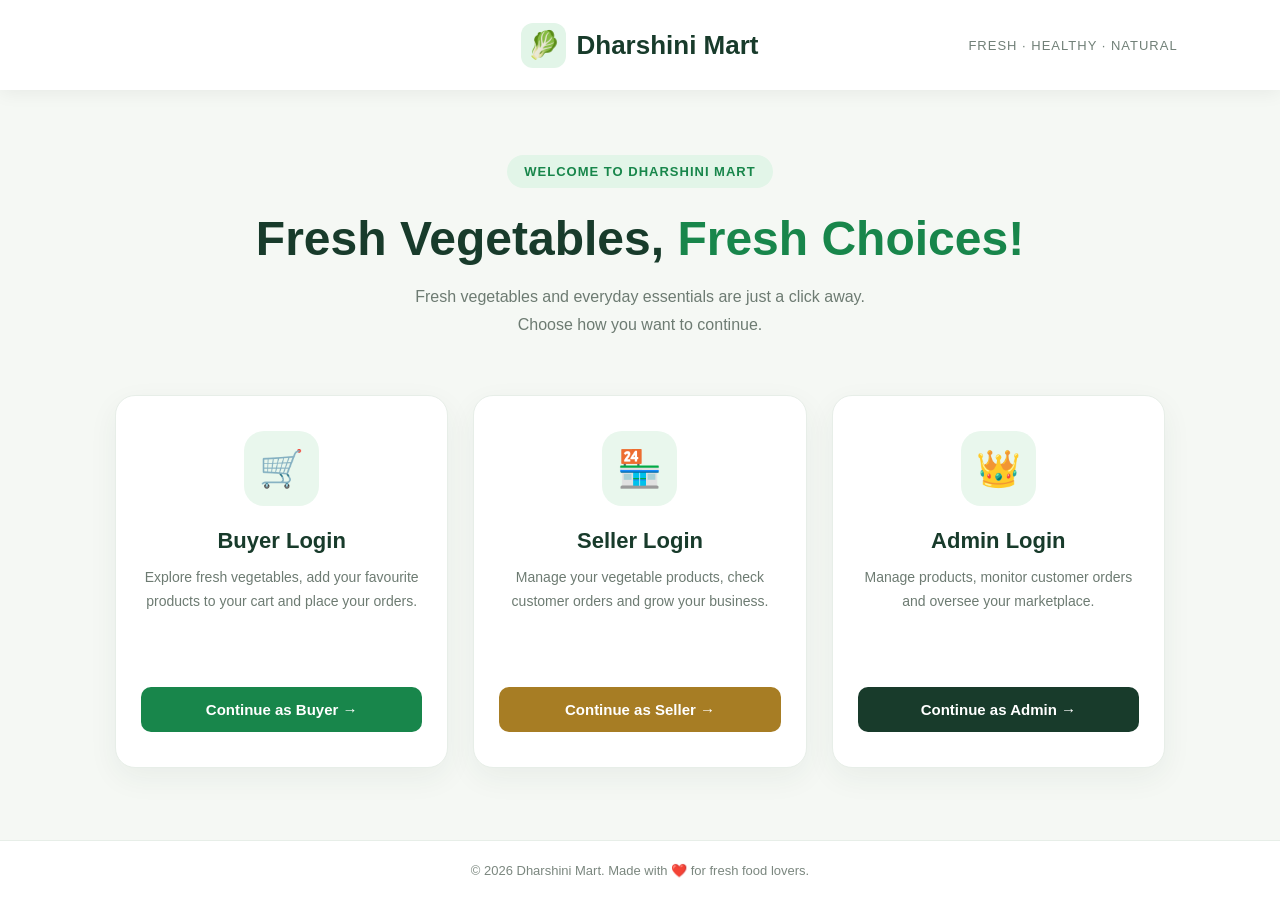
<file: index.html>
<!DOCTYPE html>
<html lang="en">
<head>
    <meta charset="UTF-8">
    <meta name="viewport" content="width=device-width, initial-scale=1.0">

    <title>Dharshini Mart | Welcome</title>

    <style>
        /* RESET */
        * {
            margin: 0;
            padding: 0;
            box-sizing: border-box;
            font-family: Arial, Helvetica, sans-serif;
        }

        body {
            min-height: 100vh;
            display: flex;
            flex-direction: column;
            background-color: #f5f8f4;
            color: #183b2b;
        }

        a {
            text-decoration: none;
        }

        /* HEADER */
        header {
            width: 100%;
            min-height: 90px;
            padding: 20px 8%;
            display: flex;
            justify-content: center;
            align-items: center;
            position: relative;
            background-color: #ffffff;
            box-shadow: 0 3px 18px rgba(0, 0, 0, 0.06);
        }

        /* LOGO */
        .logo {
            display: flex;
            justify-content: center;
            align-items: center;
            gap: 10px;
            font-size: 26px;
            font-weight: bold;
            color: #18864b;
        }

        .logo-icon {
            width: 45px;
            height: 45px;
            display: flex;
            justify-content: center;
            align-items: center;
            background-color: #e2f5e8;
            border-radius: 12px;
            font-size: 27px;
        }

        .logo-text {
            color: #183b2b;
        }

        .tagline {
            position: absolute;
            right: 8%;
            font-size: 13px;
            color: #718078;
            letter-spacing: 1px;
        }

        /* MAIN CONTENT */
        main {
            flex: 1;
        }

        /* HERO SECTION */
        .hero {
            text-align: center;
            padding: 65px 20px 35px;
        }

        .welcome-label {
            display: inline-block;
            padding: 9px 17px;
            border-radius: 25px;
            background-color: #e2f5e8;
            color: #18864b;
            font-size: 13px;
            font-weight: bold;
            letter-spacing: 1px;
        }

        .hero h1 {
            margin: 22px 0 15px;
            font-size: clamp(32px, 5vw, 48px);
            line-height: 1.2;
            color: #183b2b;
        }

        .hero h1 span {
            color: #18864b;
        }

        .hero p {
            color: #6d7b72;
            font-size: 16px;
            line-height: 1.8;
        }

        /* LOGIN CARDS */
        .cards {
            width: 90%;
            max-width: 1050px;
            margin: 20px auto 65px;
            display: grid;
            grid-template-columns: repeat(3, minmax(0, 1fr));
            gap: 25px;
        }

        .card {
            background-color: #ffffff;
            padding: 35px 25px;
            border-radius: 20px;
            text-align: center;
            border: 1px solid #e7eee8;
            box-shadow: 0 10px 30px rgba(30, 70, 45, 0.06);
            transition: transform 0.25s ease,
                        box-shadow 0.25s ease;
        }

        .card:hover {
            transform: translateY(-7px);
            box-shadow: 0 15px 35px rgba(30, 70, 45, 0.12);
        }

        /* CARD ICONS */
        .icon {
            width: 75px;
            height: 75px;
            margin: 0 auto 22px;
            display: flex;
            justify-content: center;
            align-items: center;
            border-radius: 20px;
            background-color: #e9f7ed;
            font-size: 36px;
        }

        .card h2 {
            font-size: 22px;
            margin-bottom: 12px;
            color: #183b2b;
        }

        .card p {
            color: #6d7b72;
            font-size: 14px;
            line-height: 1.7;
            min-height: 96px;
            margin-bottom: 25px;
        }

        /* BUTTONS */
        .button {
            display: block;
            width: 100%;
            padding: 14px 12px;
            background-color: #18864b;
            color: #ffffff;
            border-radius: 10px;
            font-size: 15px;
            font-weight: bold;
            transition: background-color 0.2s ease;
        }

        .button:hover {
            background-color: #12683a;
        }

        /* SELLER BUTTON */
        .seller-button {
            background-color: #a77d24;
        }

        .seller-button:hover {
            background-color: #87631c;
        }

        /* ADMIN BUTTON */
        .admin-button {
            background-color: #183b2b;
        }

        .admin-button:hover {
            background-color: #0f291c;
        }

        /* FOOTER */
        footer {
            padding: 22px;
            text-align: center;
            color: #7b877f;
            font-size: 13px;
            background-color: #ffffff;
            border-top: 1px solid #e7eee8;
        }

        /* TABLET RESPONSIVE */
        @media (max-width: 800px) {
            .cards {
                grid-template-columns: 1fr;
                max-width: 420px;
            }

            .hero {
                padding-top: 45px;
            }

            header {
                padding: 20px 5%;
            }

            .tagline {
                display: none;
            }
        }

        /* MOBILE RESPONSIVE */
        @media (max-width: 480px) {
            .logo {
                font-size: 22px;
            }

            .logo-icon {
                width: 40px;
                height: 40px;
                font-size: 23px;
            }

            .hero h1 {
                font-size: 32px;
            }

            .hero p {
                font-size: 14px;
            }

            .card {
                padding: 28px 20px;
            }
        }
    </style>
</head>

<body>

    <!-- HEADER -->
    <header>
        <a href="index.html" class="logo">
            <span class="logo-icon">🥬</span>
            <span class="logo-text">Dharshini Mart</span>
        </a>

        <div class="tagline">
            FRESH · HEALTHY · NATURAL
        </div>
    </header>

    <!-- MAIN CONTENT -->
    <main>

        <!-- WELCOME SECTION -->
        <section class="hero">

            <span class="welcome-label">
                WELCOME TO DHARSHINI MART
            </span>

            <h1>
                Fresh Vegetables,
                <span>Fresh Choices!</span>
            </h1>

            <p>
                Fresh vegetables and everyday essentials are just a click away.
                <br>
                Choose how you want to continue.
            </p>

        </section>

        <!-- LOGIN CARDS -->
        <section class="cards">

            <!-- BUYER CARD -->
            <div class="card">

                <div class="icon">🛒</div>

                <h2>Buyer Login</h2>

                <p>
                    Explore fresh vegetables, add your favourite products
                    to your cart and place your orders.
                </p>

                <a href="login.html" class="button">
                    Continue as Buyer →
                </a>

            </div>

            <!-- SELLER CARD -->
            <div class="card">

                <div class="icon">🏪</div>

                <h2>Seller Login</h2>

                <p>
                    Manage your vegetable products, check customer orders
                    and grow your business.
                </p>

                <a href="seller-login.html" class="button seller-button">
                    Continue as Seller →
                </a>

            </div>

            <!-- ADMIN CARD -->
            <div class="card">

                <div class="icon">👑</div>

                <h2>Admin Login</h2>

                <p>
                    Manage products, monitor customer orders
                    and oversee your marketplace.
                </p>

                <a href="admin-login.html" class="button admin-button">
                    Continue as Admin →
                </a>

            </div>

        </section>

    </main>

    <!-- FOOTER -->
    <footer>
        © 2026 Dharshini Mart. Made with ❤️ for fresh food lovers.
    </footer>

</body>
</html>
</file>
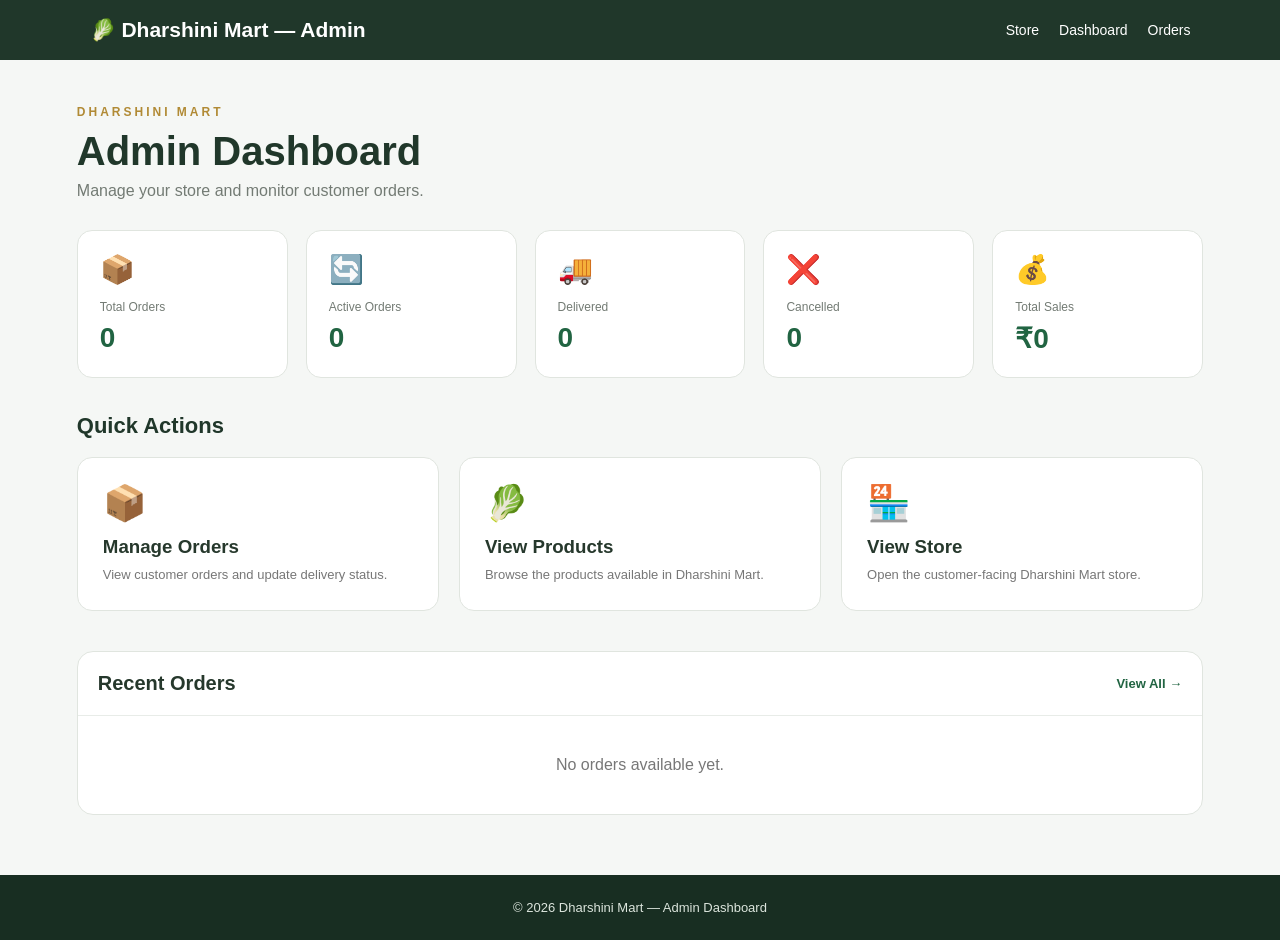
<file: admin-dashboard.html>
<!DOCTYPE html>
<html lang="en">

<head>
    <meta charset="UTF-8">
    <meta name="viewport" content="width=device-width, initial-scale=1.0">

    <title>Dharshini Mart | Admin Dashboard</title>

    <style>

        * {
            margin: 0;
            padding: 0;
            box-sizing: border-box;
        }

        body {
            font-family: Arial, sans-serif;
            background: #f5f7f5;
            color: #26382c;
        }

        /* HEADER */

        header {
            background: #20372a;
            color: white;
            padding: 18px 7%;

            display: flex;
            justify-content: space-between;
            align-items: center;
        }

        .logo {
            font-size: 21px;
            font-weight: bold;
        }

        nav {
            display: flex;
            gap: 20px;
            flex-wrap: wrap;
        }

        nav a {
            color: white;
            text-decoration: none;
            font-size: 14px;
        }

        nav a:hover {
            color: #d9b75d;
        }

        /* MAIN */

        .container {
            width: 88%;
            max-width: 1200px;
            margin: 45px auto;
        }

        .heading {
            margin-bottom: 30px;
        }

        .heading p {
            color: #b18a35;
            font-size: 12px;
            letter-spacing: 3px;
            font-weight: bold;
            margin-bottom: 10px;
        }

        .heading h1 {
            font-size: 40px;
            color: #20372a;
            margin-bottom: 8px;
        }

        .heading span {
            color: #737b74;
        }

        /* STAT CARDS */

        .stats {
            display: grid;
            grid-template-columns: repeat(5, 1fr);
            gap: 18px;
            margin-bottom: 35px;
        }

        .stat-card {
            background: white;
            border: 1px solid #e0e5df;
            border-radius: 15px;
            padding: 22px;
        }

        .stat-icon {
            font-size: 28px;
            margin-bottom: 14px;
        }

        .stat-card p {
            color: #737b74;
            font-size: 12px;
            margin-bottom: 8px;
        }

        .stat-card h2 {
            color: #216442;
            font-size: 28px;
        }

        /* ACTIONS */

        .section-title {
            font-size: 22px;
            color: #20372a;
            margin-bottom: 18px;
        }

        .actions {
            display: grid;
            grid-template-columns: repeat(3, 1fr);
            gap: 20px;
            margin-bottom: 40px;
        }

        .action-card {
            background: white;
            border: 1px solid #e0e5df;
            border-radius: 15px;
            padding: 25px;
            text-decoration: none;
            color: #26382c;
            transition: 0.2s;
        }

        .action-card:hover {
            transform: translateY(-4px);
            box-shadow: 0 8px 20px rgba(0,0,0,0.07);
            border-color: #216442;
        }

        .action-icon {
            font-size: 35px;
            margin-bottom: 12px;
        }

        .action-card h3 {
            margin-bottom: 7px;
        }

        .action-card p {
            color: #777;
            font-size: 13px;
            line-height: 1.5;
        }

        /* RECENT ORDERS */

        .recent {
            background: white;
            border: 1px solid #e0e5df;
            border-radius: 16px;
            overflow: hidden;
        }

        .recent-header {
            padding: 20px;
            border-bottom: 1px solid #e8ece8;

            display: flex;
            justify-content: space-between;
            align-items: center;
        }

        .recent-header h2 {
            font-size: 20px;
        }

        .view-orders {
            color: #216442;
            text-decoration: none;
            font-size: 13px;
            font-weight: bold;
        }

        .order-row {
            padding: 18px 20px;
            border-bottom: 1px solid #edf0ed;

            display: grid;
            grid-template-columns: 1.2fr 1fr 1fr 1fr;
            align-items: center;
            gap: 15px;
        }

        .order-row:last-child {
            border-bottom: none;
        }

        .order-id {
            font-weight: bold;
            color: #20372a;
        }

        .customer {
            color: #5e695f;
            font-size: 13px;
        }

        .amount {
            font-weight: bold;
            color: #216442;
        }

        .status {
            display: inline-block;
            width: fit-content;
            padding: 7px 11px;
            border-radius: 20px;
            font-size: 11px;
            font-weight: bold;
        }

        .placed {
            background: #e8f5e9;
            color: #28713c;
        }

        .preparing {
            background: #e5f0ff;
            color: #245a9c;
        }

        .out {
            background: #fff0d9;
            color: #a36300;
        }

        .delivered {
            background: #dff6e7;
            color: #16713b;
        }

        .cancelled {
            background: #ffe4e4;
            color: #b52b2b;
        }

        /* EMPTY */

        .empty {
            padding: 40px;
            text-align: center;
            color: #777;
        }

        /* FOOTER */

        footer {
            margin-top: 60px;
            background: #182e22;
            color: #dce5dd;
            text-align: center;
            padding: 25px;
            font-size: 13px;
        }

        /* MOBILE */

        @media (max-width: 1000px) {

            .stats {
                grid-template-columns: repeat(3, 1fr);
            }

            .actions {
                grid-template-columns: repeat(2, 1fr);
            }

        }

        @media (max-width: 650px) {

            header {
                flex-direction: column;
                gap: 15px;
            }

            .container {
                width: 92%;
            }

            .stats {
                grid-template-columns: 1fr 1fr;
            }

            .actions {
                grid-template-columns: 1fr;
            }

            .order-row {
                grid-template-columns: 1fr;
            }

        }

    </style>

</head>


<body>


    <!-- HEADER -->

    <header>

        <div class="logo">
            🥬 Dharshini Mart — Admin
        </div>

        <nav>

            <a href="home.html">
                Store
            </a>

            <a href="admin-dashboard.html">
                Dashboard
            </a>

            <a href="admin-orders.html">
                Orders
            </a>

        </nav>

    </header>



    <!-- MAIN -->

    <main class="container">


        <div class="heading">

            <p>
                DHARSHINI MART
            </p>

            <h1>
                Admin Dashboard
            </h1>

            <span>
                Manage your store and monitor customer orders.
            </span>

        </div>



        <!-- STATISTICS -->

        <section class="stats">


            <div class="stat-card">

                <div class="stat-icon">
                    📦
                </div>

                <p>
                    Total Orders
                </p>

                <h2 id="totalOrders">
                    0
                </h2>

            </div>



            <div class="stat-card">

                <div class="stat-icon">
                    🔄
                </div>

                <p>
                    Active Orders
                </p>

                <h2 id="activeOrders">
                    0
                </h2>

            </div>



            <div class="stat-card">

                <div class="stat-icon">
                    🚚
                </div>

                <p>
                    Delivered
                </p>

                <h2 id="deliveredOrders">
                    0
                </h2>

            </div>



            <div class="stat-card">

                <div class="stat-icon">
                    ❌
                </div>

                <p>
                    Cancelled
                </p>

                <h2 id="cancelledOrders">
                    0
                </h2>

            </div>



            <div class="stat-card">

                <div class="stat-icon">
                    💰
                </div>

                <p>
                    Total Sales
                </p>

                <h2 id="totalSales">
                    ₹0
                </h2>

            </div>


        </section>



        <!-- QUICK ACTIONS -->

        <h2 class="section-title">
            Quick Actions
        </h2>


        <section class="actions">


            <a
                href="admin-orders.html"
                class="action-card"
            >

                <div class="action-icon">
                    📦
                </div>

                <h3>
                    Manage Orders
                </h3>

                <p>
                    View customer orders and update delivery status.
                </p>

            </a>



            <a
                href="products.html"
                class="action-card"
            >

                <div class="action-icon">
                    🥬
                </div>

                <h3>
                    View Products
                </h3>

                <p>
                    Browse the products available in Dharshini Mart.
                </p>

            </a>



            <a
                href="home.html"
                class="action-card"
            >

                <div class="action-icon">
                    🏪
                </div>

                <h3>
                    View Store
                </h3>

                <p>
                    Open the customer-facing Dharshini Mart store.
                </p>

            </a>


        </section>



        <!-- RECENT ORDERS -->

        <section class="recent">


            <div class="recent-header">

                <h2>
                    Recent Orders
                </h2>

                <a
                    href="admin-orders.html"
                    class="view-orders"
                >
                    View All →
                </a>

            </div>


            <div id="recentOrders"></div>


        </section>


    </main>



    <footer>

        © 2026 Dharshini Mart — Admin Dashboard

    </footer>



    <script>


        /* =========================
           LOAD ORDERS
        ========================== */

        const orders =
            JSON.parse(
                localStorage.getItem("orders")
            ) || [];



        /* =========================
           CALCULATE STATISTICS
        ========================== */

        const totalOrders =
            orders.length;


        const activeOrders =
            orders.filter(
                order =>
                    order.status !== "Delivered" &&
                    order.status !== "Cancelled"
            ).length;


        const deliveredOrders =
            orders.filter(
                order =>
                    order.status === "Delivered"
            ).length;


        const cancelledOrders =
            orders.filter(
                order =>
                    order.status === "Cancelled"
            ).length;


        const totalSales =
            orders
                .filter(
                    order =>
                        order.status !== "Cancelled"
                )
                .reduce(
                    function(total, order) {

                        return total +
                            Number(order.total || 0);

                    },
                    0
                );



        /* =========================
           SHOW STATISTICS
        ========================== */

        document.getElementById(
            "totalOrders"
        ).textContent =
            totalOrders;


        document.getElementById(
            "activeOrders"
        ).textContent =
            activeOrders;


        document.getElementById(
            "deliveredOrders"
        ).textContent =
            deliveredOrders;


        document.getElementById(
            "cancelledOrders"
        ).textContent =
            cancelledOrders;


        document.getElementById(
            "totalSales"
        ).textContent =
            "₹" + totalSales;



        /* =========================
           STATUS CLASS
        ========================== */

        function getStatusClass(status) {

            if (status === "Preparing") {
                return "preparing";
            }

            if (status === "Out for Delivery") {
                return "out";
            }

            if (status === "Delivered") {
                return "delivered";
            }

            if (status === "Cancelled") {
                return "cancelled";
            }

            return "placed";
        }



        /* =========================
           RECENT ORDERS
        ========================== */

        const recentOrders =
            document.getElementById(
                "recentOrders"
            );


        if (orders.length === 0) {

            recentOrders.innerHTML = `

                <div class="empty">

                    No orders available yet.

                </div>

            `;

        }

        else {

            orders
                .slice(0, 5)
                .forEach(
                    function(order) {

                        const status =
                            order.status ||
                            "Order Placed";


                        const statusClass =
                            getStatusClass(
                                status
                            );


                        recentOrders.innerHTML += `

                            <div class="order-row">

                                <div>

                                    <div class="order-id">

                                        #${order.orderId}

                                    </div>

                                    <div class="customer">

                                        ${order.customerName}

                                    </div>

                                </div>


                                <div class="customer">

                                    ${order.date}

                                </div>


                                <div class="amount">

                                    ₹${order.total}

                                </div>


                                <div>

                                    <span
                                        class="status ${statusClass}"
                                    >

                                        ${status}

                                    </span>

                                </div>

                            </div>

                        `;

                    }
                );

        }


    </script>


</body>

</html>
</file>
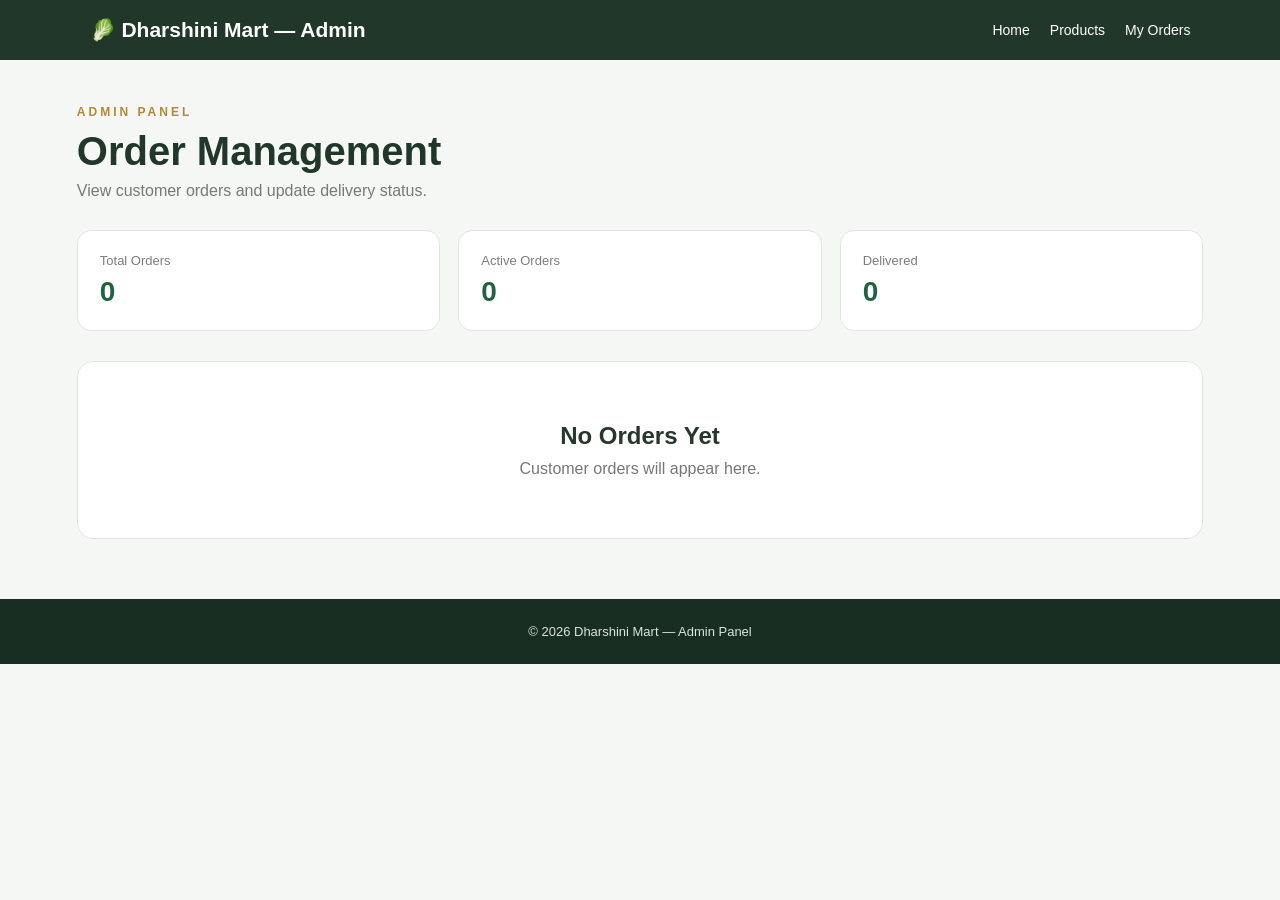
<file: admin-login.html>
<!DOCTYPE html>
<html lang="en">

<head>
    <meta charset="UTF-8">
    <meta name="viewport" content="width=device-width, initial-scale=1.0">

    <title>Dharshini Mart | Admin Orders</title>

    <style>

        * {
            margin: 0;
            padding: 0;
            box-sizing: border-box;
        }

        body {
            font-family: Arial, sans-serif;
            background: #f5f7f5;
            color: #26382c;
        }

        /* HEADER */

        header {
            background: #20372a;
            color: white;
            padding: 18px 7%;

            display: flex;
            justify-content: space-between;
            align-items: center;
        }

        .logo {
            font-size: 21px;
            font-weight: bold;
        }

        nav {
            display: flex;
            gap: 20px;
        }

        nav a {
            color: white;
            text-decoration: none;
            font-size: 14px;
        }

        nav a:hover {
            color: #d9b75d;
        }

        /* MAIN */

        .container {
            width: 88%;
            max-width: 1200px;
            margin: 45px auto;
        }

        .heading {
            margin-bottom: 30px;
        }

        .heading p {
            color: #b18a35;
            font-size: 12px;
            letter-spacing: 3px;
            font-weight: bold;
            margin-bottom: 10px;
        }

        .heading h1 {
            font-size: 40px;
            color: #20372a;
            margin-bottom: 8px;
        }

        .heading span {
            color: #737b74;
        }

        /* SUMMARY */

        .summary {
            display: grid;
            grid-template-columns: repeat(3, 1fr);
            gap: 18px;
            margin-bottom: 30px;
        }

        .summary-card {
            background: white;
            border: 1px solid #e0e5df;
            border-radius: 14px;
            padding: 22px;
        }

        .summary-card p {
            color: #788078;
            font-size: 13px;
            margin-bottom: 8px;
        }

        .summary-card h2 {
            color: #216442;
            font-size: 28px;
        }

        /* ORDER CARD */

        .order-card {
            background: white;
            border: 1px solid #e0e5df;
            border-radius: 16px;
            padding: 24px;
            margin-bottom: 22px;
        }

        .order-header {
            display: flex;
            justify-content: space-between;
            align-items: center;

            padding-bottom: 18px;
            border-bottom: 1px solid #e8ece8;
        }

        .order-id {
            font-size: 18px;
            font-weight: bold;
            color: #20372a;
        }

        .order-date {
            color: #7a827b;
            font-size: 12px;
            margin-top: 6px;
        }

        /* STATUS */

        .status {
            padding: 8px 13px;
            border-radius: 20px;
            font-size: 12px;
            font-weight: bold;
        }

        .placed {
            background: #e8f5e9;
            color: #28713c;
        }

        .preparing {
            background: #e5f0ff;
            color: #245a9c;
        }

        .out {
            background: #fff0d9;
            color: #a36300;
        }

        .delivered {
            background: #dff6e7;
            color: #16713b;
        }

        .cancelled {
            background: #ffe4e4;
            color: #b52b2b;
        }

        /* CUSTOMER */

        .customer-info {
            display: grid;
            grid-template-columns: repeat(2, 1fr);
            gap: 18px;
            margin-top: 20px;
        }

        .info-box {
            background: #f8faf8;
            padding: 15px;
            border-radius: 10px;
        }

        .info-box h4 {
            color: #707970;
            font-size: 11px;
            text-transform: uppercase;
            margin-bottom: 7px;
        }

        .info-box p {
            font-size: 14px;
            line-height: 1.5;
        }

        /* PRODUCTS */

        .products-title {
            margin-top: 22px;
            margin-bottom: 10px;
            font-weight: bold;
            color: #20372a;
        }

        .product-row {
            display: flex;
            justify-content: space-between;
            padding: 12px 0;
            border-bottom: 1px solid #edf0ed;
            font-size: 14px;
        }

        .product-price {
            font-weight: bold;
            color: #216442;
        }

        /* BOTTOM */

        .order-bottom {
            display: flex;
            justify-content: space-between;
            align-items: center;

            margin-top: 20px;
        }

        .payment {
            color: #69726b;
            font-size: 13px;
        }

        .total {
            color: #20372a;
            font-size: 21px;
            font-weight: bold;
        }

        /* STATUS CONTROL */

        .status-control {
            margin-top: 22px;
            padding-top: 20px;
            border-top: 1px solid #e8ece8;
        }

        .status-control label {
            display: block;
            font-size: 13px;
            font-weight: bold;
            margin-bottom: 8px;
        }

        .status-control select {
            width: 100%;
            max-width: 350px;
            padding: 12px;

            border: 1px solid #d6ddd6;
            border-radius: 8px;

            background: white;
            font-size: 14px;
            outline: none;
        }

        .status-control select:focus {
            border-color: #216442;
        }

        /* EMPTY */

        .empty {
            background: white;
            border: 1px solid #e0e5df;
            border-radius: 16px;
            padding: 60px;
            text-align: center;
        }

        .empty h2 {
            margin-bottom: 10px;
        }

        .empty p {
            color: #777;
        }

        /* FOOTER */

        footer {
            margin-top: 60px;
            background: #182e22;
            color: #dce5dd;
            text-align: center;
            padding: 25px;
            font-size: 13px;
        }

        /* MOBILE */

        @media (max-width: 700px) {

            header {
                flex-direction: column;
                gap: 15px;
            }

            .summary {
                grid-template-columns: 1fr;
            }

            .customer-info {
                grid-template-columns: 1fr;
            }

            .order-header {
                flex-direction: column;
                align-items: flex-start;
                gap: 12px;
            }

            .order-bottom {
                flex-direction: column;
                align-items: flex-start;
                gap: 12px;
            }

            .container {
                width: 92%;
            }

        }

    </style>

</head>


<body>


    <!-- HEADER -->

    <header>

        <div class="logo">
            🥬 Dharshini Mart — Admin
        </div>

        <nav>

            <a href="home.html">
                Home
            </a>

            <a href="products.html">
                Products
            </a>

            <a href="orders.html">
                My Orders
            </a>

        </nav>

    </header>



    <!-- MAIN -->

    <main class="container">


        <div class="heading">

            <p>
                ADMIN PANEL
            </p>

            <h1>
                Order Management
            </h1>

            <span>
                View customer orders and update delivery status.
            </span>

        </div>



        <!-- SUMMARY -->

        <div class="summary">

            <div class="summary-card">

                <p>
                    Total Orders
                </p>

                <h2 id="totalOrders">
                    0
                </h2>

            </div>


            <div class="summary-card">

                <p>
                    Active Orders
                </p>

                <h2 id="activeOrders">
                    0
                </h2>

            </div>


            <div class="summary-card">

                <p>
                    Delivered
                </p>

                <h2 id="deliveredOrders">
                    0
                </h2>

            </div>

        </div>



        <!-- ORDERS -->

        <div id="ordersContainer"></div>


    </main>



    <footer>

        © 2026 Dharshini Mart — Admin Panel

    </footer>



    <script>


        /* =========================
           LOAD ORDERS
        ========================== */

        let orders =
            JSON.parse(
                localStorage.getItem("orders")
            ) || [];


        const container =
            document.getElementById(
                "ordersContainer"
            );



        /* =========================
           SUMMARY
        ========================== */

        document.getElementById(
            "totalOrders"
        ).textContent =
            orders.length;


        const active =
            orders.filter(
                order =>
                    order.status !== "Delivered" &&
                    order.status !== "Cancelled"
            ).length;


        document.getElementById(
            "activeOrders"
        ).textContent =
            active;


        const delivered =
            orders.filter(
                order =>
                    order.status === "Delivered"
            ).length;


        document.getElementById(
            "deliveredOrders"
        ).textContent =
            delivered;



        /* =========================
           STATUS CLASS
        ========================== */

        function getStatusClass(status) {

            if (status === "Preparing") {
                return "preparing";
            }

            if (status === "Out for Delivery") {
                return "out";
            }

            if (status === "Delivered") {
                return "delivered";
            }

            if (status === "Cancelled") {
                return "cancelled";
            }

            return "placed";
        }



        /* =========================
           SHOW ORDERS
        ========================== */

        if (orders.length === 0) {

            container.innerHTML = `

                <div class="empty">

                    <h2>
                        No Orders Yet
                    </h2>

                    <p>
                        Customer orders will appear here.
                    </p>

                </div>

            `;

        }


        else {

            orders.forEach(
                function(order, index) {


                    let productsHTML = "";


                    /* PRODUCTS */

                    if (
                        order.items &&
                        order.items.length > 0
                    ) {

                        order.items.forEach(
                            function(item) {

                                const itemTotal =
                                    Number(item.price) *
                                    Number(item.quantity);


                                productsHTML += `

                                    <div class="product-row">

                                        <span>

                                            ${item.name}

                                            × ${item.quantity}

                                        </span>

                                        <span class="product-price">

                                            ₹${itemTotal}

                                        </span>

                                    </div>

                                `;

                            }
                        );

                    }


                    else {

                        productsHTML = `

                            <p>
                                No product information.
                            </p>

                        `;

                    }



                    /* STATUS */

                    let currentStatus =
                        order.status ||
                        "Order Placed";


                    /*
                       Old orders may contain
                       "Order Placed".
                    */


                    const statusClass =
                        getStatusClass(
                            currentStatus
                        );



                    /* ORDER CARD */

                    container.innerHTML += `

                        <div class="order-card">


                            <div class="order-header">

                                <div>

                                    <div class="order-id">

                                        Order #${order.orderId}

                                    </div>

                                    <div class="order-date">

                                        ${order.date}

                                    </div>

                                </div>


                                <div
                                    class="status ${statusClass}"
                                >

                                    ${currentStatus}

                                </div>

                            </div>



                            <!-- CUSTOMER -->

                            <div class="customer-info">


                                <div class="info-box">

                                    <h4>
                                        Customer
                                    </h4>

                                    <p>
                                        ${order.customerName}
                                    </p>

                                </div>



                                <div class="info-box">

                                    <h4>
                                        Phone
                                    </h4>

                                    <p>
                                        ${order.phone}
                                    </p>

                                </div>



                                <div class="info-box">

                                    <h4>
                                        Email
                                    </h4>

                                    <p>
                                        ${order.email}
                                    </p>

                                </div>



                                <div class="info-box">

                                    <h4>
                                        Delivery Address
                                    </h4>

                                    <p>

                                        ${order.address}

                                        <br>

                                        ${order.city}
                                        -
                                        ${order.pincode}

                                    </p>

                                </div>


                            </div>



                            <!-- PRODUCTS -->

                            <div class="products-title">

                                Ordered Products

                            </div>


                            ${productsHTML}



                            <!-- PAYMENT -->

                            <div class="order-bottom">

                                <div class="payment">

                                    Payment:

                                    <strong>
                                        ${order.payment}
                                    </strong>

                                </div>


                                <div class="total">

                                    Total:
                                    ₹${order.total}

                                </div>

                            </div>



                            <!-- STATUS UPDATE -->

                            <div class="status-control">

                                <label>
                                    Update Order Status
                                </label>


                                <select
                                    onchange="
                                        updateStatus(
                                            ${index},
                                            this.value
                                        )
                                    "
                                >

                                    <option
                                        value="Order Placed"
                                        ${currentStatus === "Order Placed" ? "selected" : ""}
                                    >
                                        Order Placed
                                    </option>


                                    <option
                                        value="Preparing"
                                        ${currentStatus === "Preparing" ? "selected" : ""}
                                    >
                                        Preparing
                                    </option>


                                    <option
                                        value="Out for Delivery"
                                        ${currentStatus === "Out for Delivery" ? "selected" : ""}
                                    >
                                        Out for Delivery
                                    </option>


                                    <option
                                        value="Delivered"
                                        ${currentStatus === "Delivered" ? "selected" : ""}
                                    >
                                        Delivered
                                    </option>


                                    <option
                                        value="Cancelled"
                                        ${currentStatus === "Cancelled" ? "selected" : ""}
                                    >
                                        Cancelled
                                    </option>

                                </select>

                            </div>


                        </div>

                    `;

                }
            );

        }



        /* =========================
           UPDATE STATUS
        ========================== */

        function updateStatus(
            index,
            newStatus
        ) {


            orders[index].status =
                newStatus;


            /* SAVE */

            localStorage.setItem(
                "orders",
                JSON.stringify(orders)
            );


            /* MESSAGE */

            alert(
                "Order status updated to: " +
                newStatus
            );


            /* REFRESH */

            location.reload();

        }


    </script>


</body>

</html>
</file>
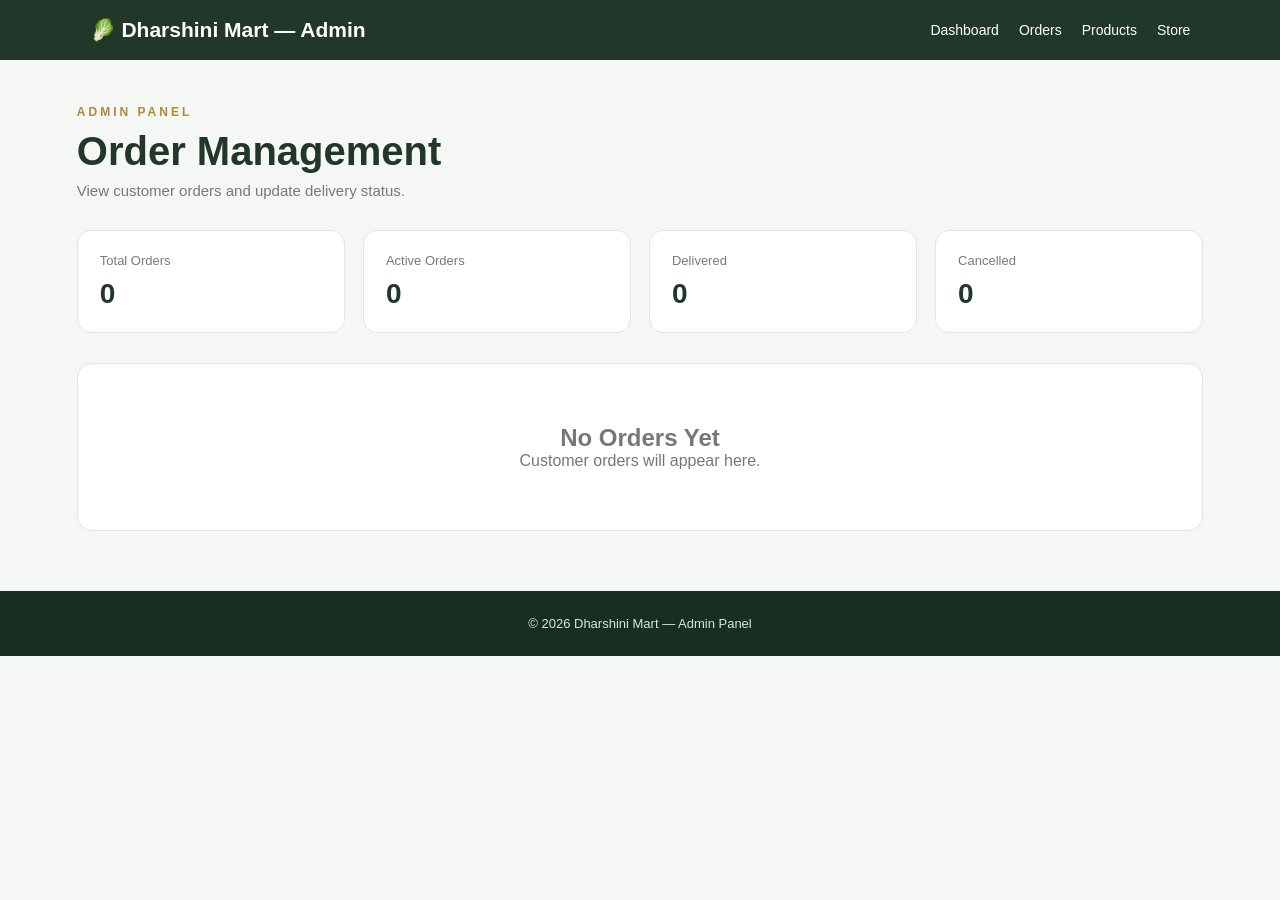
<file: admin-orders.html>
<!DOCTYPE html>
<html lang="en">

<head>

    <meta charset="UTF-8">

    <meta name="viewport"
          content="width=device-width, initial-scale=1.0">

    <title>Dharshini Mart | Admin Orders</title>

    <style>

        * {
            margin: 0;
            padding: 0;
            box-sizing: border-box;
        }

        body {
            font-family: Arial, Helvetica, sans-serif;
            background: #f5f7f5;
            color: #26382c;
        }


        /* =========================
           HEADER
        ========================== */

        header {
            background: #20372a;
            color: white;

            padding: 18px 7%;

            display: flex;
            justify-content: space-between;
            align-items: center;

            gap: 20px;
        }

        .logo {
            font-size: 21px;
            font-weight: bold;
        }

        nav {
            display: flex;
            gap: 20px;
            flex-wrap: wrap;
        }

        nav a {
            color: white;
            text-decoration: none;
            font-size: 14px;
        }

        nav a:hover {
            color: #d9b75d;
        }


        /* =========================
           MAIN
        ========================== */

        .container {
            width: 88%;
            max-width: 1200px;

            margin: 45px auto;
        }


        .heading p {
            color: #b18a35;

            font-size: 12px;

            letter-spacing: 3px;

            font-weight: bold;

            margin-bottom: 10px;
        }

        .heading h1 {
            font-size: 40px;

            color: #20372a;

            margin-bottom: 8px;
        }

        .heading span {
            color: #737b74;

            font-size: 15px;
        }


        /* =========================
           STATS
        ========================== */

        .stats {
            display: grid;

            grid-template-columns:
                repeat(4, 1fr);

            gap: 18px;

            margin: 30px 0;
        }


        .stat {
            background: white;

            border: 1px solid #e0e5df;

            border-radius: 14px;

            padding: 22px;
        }


        .stat-title {
            color: #747c75;

            font-size: 13px;

            margin-bottom: 10px;
        }


        .stat-value {
            font-size: 28px;

            font-weight: bold;

            color: #20372a;
        }


        /* =========================
           ORDERS
        ========================== */

        .orders {
            display: flex;

            flex-direction: column;

            gap: 22px;
        }


        .order-card {
            background: white;

            border: 1px solid #e0e5df;

            border-radius: 16px;

            padding: 25px;
        }


        .order-top {
            display: flex;

            justify-content:
                space-between;

            align-items:
                flex-start;

            gap: 20px;

            margin-bottom: 22px;
        }


        .order-id {
            font-size: 20px;

            font-weight: bold;

            color: #20372a;
        }


        .order-date {
            color: #777;

            font-size: 13px;

            margin-top: 7px;
        }


        /* =========================
           STATUS BADGE
        ========================== */

        .status {
            padding: 8px 14px;

            border-radius: 20px;

            font-size: 12px;

            font-weight: bold;

            background: #e8f3e9;

            color: #28713c;
        }


        .status.cancelled {
            background: #ffe6e6;

            color: #b52b2b;
        }


        .status.delivered {
            background: #e1f4e5;

            color: #216442;
        }


        .status.preparing {
            background: #fff3d6;

            color: #956b12;
        }


        .status.out {
            background: #e5eefb;

            color: #315f91;
        }


        /* =========================
           CUSTOMER DETAILS
        ========================== */

        .details {
            display: grid;

            grid-template-columns:
                1fr 1fr;

            gap: 20px;
        }


        .detail-box {
            border-top:
                1px solid #edf0ed;

            padding-top: 15px;
        }


        .detail-box h4 {
            font-size: 13px;

            color: #697269;

            margin-bottom: 8px;
        }


        .detail-box p {
            line-height: 1.6;

            font-size: 14px;
        }


        /* =========================
           PRODUCTS
        ========================== */

        .ordered-products {
            margin-top: 22px;

            border-top:
                1px solid #edf0ed;

            padding-top: 18px;
        }


        .ordered-products h4 {
            margin-bottom: 12px;

            color: #697269;
        }


        .product-row {
            display: flex;

            justify-content:
                space-between;

            align-items: center;

            padding: 10px 0;

            border-bottom:
                1px solid #f0f2f0;
        }


        .product-row:last-child {
            border-bottom: none;
        }


        .product-name {
            font-size: 14px;

            color: #36483d;
        }


        .product-price {
            font-weight: bold;

            color: #26382c;
        }


        /* =========================
           PAYMENT
        ========================== */

        .payment-total {
            margin-top: 18px;

            padding-top: 18px;

            border-top:
                1px solid #e1e5e1;
        }


        .payment {
            color: #666;

            font-size: 14px;

            margin-bottom: 10px;
        }


        .total {
            font-size: 21px;

            font-weight: bold;

            color: #216442;
        }


        /* =========================
           STATUS CONTROL
        ========================== */

        .status-control {
            margin-top: 22px;

            padding-top: 20px;

            border-top:
                1px solid #e5e8e5;
        }


        .status-control label {
            display: block;

            font-size: 13px;

            font-weight: bold;

            margin-bottom: 8px;
        }


        .status-control select {
            width: 100%;

            max-width: 420px;

            padding: 12px;

            border:
                1px solid #ccd5cc;

            border-radius: 8px;

            background: white;

            font-size: 14px;
        }


        .save-btn {
            margin-top: 10px;

            padding: 11px 20px;

            border: none;

            border-radius: 8px;

            background: #216442;

            color: white;

            font-weight: bold;

            cursor: pointer;
        }


        .save-btn:hover {
            background: #174d31;
        }


        /* =========================
           EMPTY
        ========================== */

        .empty {
            background: white;

            border:
                1px solid #e0e5df;

            border-radius: 15px;

            padding: 60px;

            text-align: center;

            color: #777;
        }


        /* =========================
           FOOTER
        ========================== */

        footer {
            margin-top: 60px;

            background: #182e22;

            color: #dce5dd;

            text-align: center;

            padding: 25px;

            font-size: 13px;
        }


        /* =========================
           MOBILE
        ========================== */

        @media (max-width: 900px) {

            .stats {
                grid-template-columns:
                    repeat(2, 1fr);
            }

            .details {
                grid-template-columns: 1fr;
            }

        }


        @media (max-width: 600px) {

            header {
                flex-direction: column;
            }

            .stats {
                grid-template-columns: 1fr;
            }

            .order-top {
                flex-direction: column;
            }

            .container {
                width: 92%;
            }

        }

    </style>

</head>


<body>


    <!-- =========================
         HEADER
    ========================== -->

    <header>

        <div class="logo">

            🥬 Dharshini Mart — Admin

        </div>


        <nav>

            <a href="admin-dashboard.html">
                Dashboard
            </a>

            <a href="admin-orders.html">
                Orders
            </a>

            <a href="admin-products.html">
                Products
            </a>

            <a href="home.html">
                Store
            </a>

        </nav>

    </header>



    <!-- =========================
         MAIN
    ========================== -->

    <main class="container">


        <div class="heading">

            <p>
                ADMIN PANEL
            </p>

            <h1>
                Order Management
            </h1>

            <span>
                View customer orders and update delivery status.
            </span>

        </div>



        <!-- =========================
             STATISTICS
        ========================== -->

        <section class="stats">


            <div class="stat">

                <div class="stat-title">
                    Total Orders
                </div>

                <div
                    class="stat-value"
                    id="totalOrders"
                >
                    0
                </div>

            </div>


            <div class="stat">

                <div class="stat-title">
                    Active Orders
                </div>

                <div
                    class="stat-value"
                    id="activeOrders"
                >
                    0
                </div>

            </div>


            <div class="stat">

                <div class="stat-title">
                    Delivered
                </div>

                <div
                    class="stat-value"
                    id="deliveredOrders"
                >
                    0
                </div>

            </div>


            <div class="stat">

                <div class="stat-title">
                    Cancelled
                </div>

                <div
                    class="stat-value"
                    id="cancelledOrders"
                >
                    0
                </div>

            </div>


        </section>



        <!-- =========================
             ORDER LIST
        ========================== -->

        <section
            class="orders"
            id="ordersContainer"
        ></section>


    </main>



    <!-- =========================
         FOOTER
    ========================== -->

    <footer>

        © 2026 Dharshini Mart — Admin Panel

    </footer>



    <script>


        /* ==================================
           LOAD ORDERS
        ================================== */

        let orders =
            JSON.parse(
                localStorage.getItem(
                    "orders"
                )
            ) || [];



        /* ==================================
           DISPLAY ORDERS
        ================================== */

        function displayOrders() {


            const container =
                document.getElementById(
                    "ordersContainer"
                );


            container.innerHTML = "";


            updateStats();



            /* NO ORDERS */

            if (orders.length === 0) {

                container.innerHTML = `

                    <div class="empty">

                        <h2>
                            No Orders Yet
                        </h2>

                        <p>
                            Customer orders will appear here.
                        </p>

                    </div>

                `;

                return;

            }



            /* EACH ORDER */

            orders.forEach(
                function(order, index) {


                    /*
                       YOUR CHECKOUT FILE SAVES:
                       customerName
                       phone
                       email
                       address
                       city
                       pincode
                       payment
                       items
                       total
                       status
                    */


                    const customer =
                        order.customerName ||
                        "Customer";


                    const phone =
                        order.phone ||
                        "-";


                    const email =
                        order.email ||
                        "-";


                    const address =
                        order.address ||
                        "-";


                    const city =
                        order.city ||
                        "";


                    const pincode =
                        order.pincode ||
                        "";


                    const payment =
                        order.payment ||
                        "Cash on Delivery";


                    const status =
                        order.status ||
                        "Order Placed";


                    const orderId =
                        order.orderId ||
                        "ORDER";


                    const date =
                        order.date ||
                        "-";


                    const total =
                        Number(
                            order.total
                        ) || 0;


                    /*
                       IMPORTANT:
                       Checkout saves products
                       inside "items"
                    */

                    const items =
                        Array.isArray(
                            order.items
                        )
                        ? order.items
                        : [];



                    let productsHTML = "";



                    if (
                        items.length === 0
                    ) {

                        productsHTML = `

                            <div
                                style="
                                    color:#888;
                                    padding:10px 0;
                                "
                            >

                                No product details available.

                            </div>

                        `;

                    }

                    else {

                        items.forEach(
                            function(item) {


                                const name =
                                    item.name ||
                                    "Product";


                                const quantity =
                                    Number(
                                        item.quantity
                                    ) || 1;


                                const price =
                                    Number(
                                        item.price
                                    ) || 0;


                                const itemTotal =
                                    price *
                                    quantity;



                                productsHTML += `

                                    <div
                                        class="product-row"
                                    >

                                        <span
                                            class="product-name"
                                        >

                                            ${name}
                                            × ${quantity}

                                        </span>


                                        <strong
                                            class="product-price"
                                        >

                                            ₹${itemTotal}

                                        </strong>

                                    </div>

                                `;

                            }
                        );

                    }



                    /*
                       STATUS CLASS
                    */

                    let statusClass = "";


                    if (
                        status ===
                        "Cancelled"
                    ) {

                        statusClass =
                            "cancelled";

                    }

                    else if (
                        status ===
                        "Delivered"
                    ) {

                        statusClass =
                            "delivered";

                    }

                    else if (
                        status ===
                        "Preparing"
                    ) {

                        statusClass =
                            "preparing";

                    }

                    else if (
                        status ===
                        "Out for Delivery"
                    ) {

                        statusClass =
                            "out";

                    }



                    /*
                       FULL ADDRESS
                    */

                    let fullAddress =
                        address;


                    if (city) {

                        fullAddress +=
                            "<br>" + city;

                    }


                    if (pincode) {

                        fullAddress +=
                            " - " + pincode;

                    }



                    /* CREATE ORDER CARD */

                    container.innerHTML += `

                        <div
                            class="order-card"
                        >


                            <!-- TOP -->

                            <div
                                class="order-top"
                            >

                                <div>

                                    <div
                                        class="order-id"
                                    >

                                        #${orderId}

                                    </div>


                                    <div
                                        class="order-date"
                                    >

                                        ${date}

                                    </div>

                                </div>


                                <div
                                    class="
                                        status
                                        ${statusClass}
                                    "
                                >

                                    ${status}

                                </div>

                            </div>



                            <!-- CUSTOMER DETAILS -->

                            <div
                                class="details"
                            >


                                <div
                                    class="detail-box"
                                >

                                    <h4>
                                        Customer
                                    </h4>

                                    <p>
                                        ${customer}
                                    </p>

                                </div>



                                <div
                                    class="detail-box"
                                >

                                    <h4>
                                        Phone
                                    </h4>

                                    <p>
                                        ${phone}
                                    </p>

                                </div>



                                <div
                                    class="detail-box"
                                >

                                    <h4>
                                        Email
                                    </h4>

                                    <p>
                                        ${email}
                                    </p>

                                </div>



                                <div
                                    class="detail-box"
                                >

                                    <h4>
                                        Delivery Address
                                    </h4>

                                    <p>
                                        ${fullAddress}
                                    </p>

                                </div>


                            </div>



                            <!-- PRODUCTS -->

                            <div
                                class="ordered-products"
                            >

                                <h4>
                                    Ordered Products
                                </h4>


                                ${productsHTML}



                                <!-- PAYMENT + TOTAL -->

                                <div
                                    class="payment-total"
                                >

                                    <div
                                        class="payment"
                                    >

                                        Payment:
                                        <strong>
                                            ${payment}
                                        </strong>

                                    </div>


                                    <div
                                        class="total"
                                    >

                                        Total:
                                        ₹${total}

                                    </div>

                                </div>

                            </div>



                            <!-- STATUS -->

                            <div
                                class="status-control"
                            >

                                <label
                                    for="status-${index}"
                                >

                                    Update Order Status

                                </label>


                                <select
                                    id="status-${index}"
                                >

                                    <option
                                        value="Order Placed"
                                        ${
                                            status ===
                                            "Order Placed"
                                            ? "selected"
                                            : ""
                                        }
                                    >

                                        Order Placed

                                    </option>


                                    <option
                                        value="Preparing"
                                        ${
                                            status ===
                                            "Preparing"
                                            ? "selected"
                                            : ""
                                        }
                                    >

                                        Preparing

                                    </option>


                                    <option
                                        value="Out for Delivery"
                                        ${
                                            status ===
                                            "Out for Delivery"
                                            ? "selected"
                                            : ""
                                        }
                                    >

                                        Out for Delivery

                                    </option>


                                    <option
                                        value="Delivered"
                                        ${
                                            status ===
                                            "Delivered"
                                            ? "selected"
                                            : ""
                                        }
                                    >

                                        Delivered

                                    </option>


                                    <option
                                        value="Cancelled"
                                        ${
                                            status ===
                                            "Cancelled"
                                            ? "selected"
                                            : ""
                                        }
                                    >

                                        Cancelled

                                    </option>

                                </select>


                                <br>


                                <button
                                    class="save-btn"
                                    onclick="
                                        updateStatus(
                                            ${index}
                                        )
                                    "
                                >

                                    Update Status

                                </button>

                            </div>


                        </div>

                    `;

                }
            );

        }



        /* ==================================
           UPDATE ORDER STATUS
        ================================== */

        function updateStatus(index) {


            const select =
                document.getElementById(
                    "status-" + index
                );


            if (!select) {
                return;
            }


            const newStatus =
                select.value;


            orders[index].status =
                newStatus;



            /* SAVE */

            localStorage.setItem(
                "orders",
                JSON.stringify(
                    orders
                )
            );



            alert(
                "Order status updated to " +
                newStatus
            );



            displayOrders();

        }



        /* ==================================
           UPDATE STATISTICS
        ================================== */

        function updateStats() {


            const total =
                orders.length;



            const cancelled =
                orders.filter(
                    function(order) {

                        return (
                            (order.status ||
                            "Order Placed")
                            ===
                            "Cancelled"
                        );

                    }
                ).length;



            const delivered =
                orders.filter(
                    function(order) {

                        return (
                            (order.status ||
                            "Order Placed")
                            ===
                            "Delivered"
                        );

                    }
                ).length;



            const active =
                total -
                cancelled -
                delivered;



            document.getElementById(
                "totalOrders"
            ).textContent =
                total;


            document.getElementById(
                "activeOrders"
            ).textContent =
                active;


            document.getElementById(
                "deliveredOrders"
            ).textContent =
                delivered;


            document.getElementById(
                "cancelledOrders"
            ).textContent =
                cancelled;

        }



        /* ==================================
           START
        ================================== */

        displayOrders();


    </script>


</body>

</html>
</file>
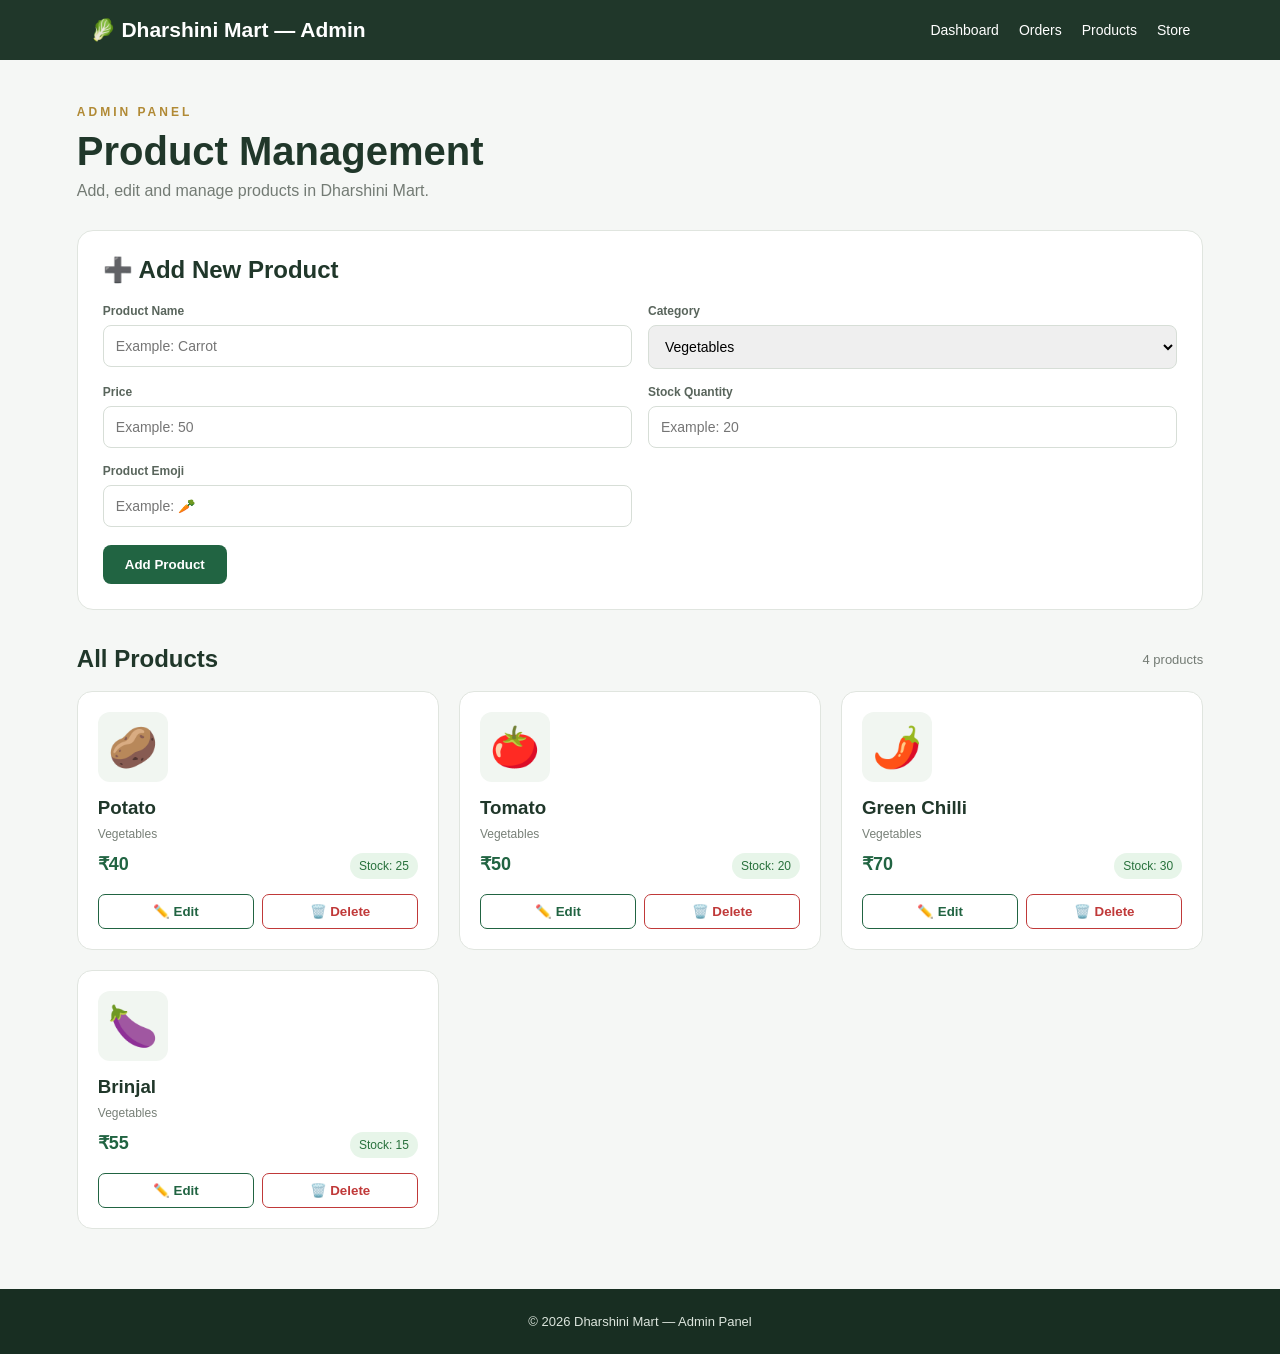
<file: admin-products.html>
<!DOCTYPE html>
<html lang="en">

<head>
    <meta charset="UTF-8">
    <meta name="viewport" content="width=device-width, initial-scale=1.0">

    <title>Dharshini Mart | Product Management</title>

    <style>

        * {
            margin: 0;
            padding: 0;
            box-sizing: border-box;
        }

        body {
            font-family: Arial, sans-serif;
            background: #f5f7f5;
            color: #26382c;
        }

        header {
            background: #20372a;
            color: white;
            padding: 18px 7%;

            display: flex;
            justify-content: space-between;
            align-items: center;
        }

        .logo {
            font-size: 21px;
            font-weight: bold;
        }

        nav {
            display: flex;
            gap: 20px;
            flex-wrap: wrap;
        }

        nav a {
            color: white;
            text-decoration: none;
            font-size: 14px;
        }

        nav a:hover {
            color: #d9b75d;
        }

        .container {
            width: 88%;
            max-width: 1200px;
            margin: 45px auto;
        }

        .heading {
            margin-bottom: 30px;
        }

        .heading p {
            color: #b18a35;
            font-size: 12px;
            letter-spacing: 3px;
            font-weight: bold;
            margin-bottom: 10px;
        }

        .heading h1 {
            font-size: 40px;
            color: #20372a;
            margin-bottom: 8px;
        }

        .heading span {
            color: #737b74;
        }

        /* ADD PRODUCT */

        .form-card {
            background: white;
            border: 1px solid #e0e5df;
            border-radius: 16px;
            padding: 25px;
            margin-bottom: 35px;
        }

        .form-card h2 {
            color: #20372a;
            margin-bottom: 20px;
        }

        .form-grid {
            display: grid;
            grid-template-columns: 1fr 1fr;
            gap: 16px;
        }

        .input-box label {
            display: block;
            font-size: 12px;
            font-weight: bold;
            margin-bottom: 7px;
            color: #59655c;
        }

        .input-box input,
        .input-box select {
            width: 100%;
            padding: 12px;

            border: 1px solid #d7ded7;
            border-radius: 8px;

            font-size: 14px;
            outline: none;
        }

        .input-box input:focus,
        .input-box select:focus {
            border-color: #216442;
        }

        .add-btn {
            margin-top: 18px;

            padding: 12px 22px;

            border: none;
            border-radius: 8px;

            background: #216442;
            color: white;

            font-weight: bold;
            cursor: pointer;
        }

        .add-btn:hover {
            background: #174d31;
        }

        /* PRODUCTS */

        .products-header {
            display: flex;
            justify-content: space-between;
            align-items: center;
            margin-bottom: 18px;
        }

        .products-header h2 {
            color: #20372a;
        }

        .product-count {
            color: #737b74;
            font-size: 13px;
        }

        .products {
            display: grid;
            grid-template-columns: repeat(3, 1fr);
            gap: 20px;
        }

        .product-card {
            background: white;
            border: 1px solid #e0e5df;
            border-radius: 15px;
            padding: 20px;
        }

        .product-icon {
            width: 70px;
            height: 70px;

            display: flex;
            align-items: center;
            justify-content: center;

            background: #f1f6f1;
            border-radius: 12px;

            font-size: 40px;

            margin-bottom: 15px;
        }

        .product-card h3 {
            color: #20372a;
            margin-bottom: 8px;
        }

        .category {
            color: #788078;
            font-size: 12px;
            margin-bottom: 12px;
        }

        .product-info {
            display: flex;
            justify-content: space-between;
            margin-bottom: 15px;
        }

        .price {
            color: #216442;
            font-size: 18px;
            font-weight: bold;
        }

        .stock {
            font-size: 12px;
            padding: 6px 9px;
            border-radius: 15px;
            background: #e7f5e9;
            color: #28713c;
        }

        .out-stock {
            background: #ffe4e4;
            color: #b52b2b;
        }

        .actions {
            display: flex;
            gap: 8px;
        }

        .edit-btn,
        .delete-btn {
            flex: 1;
            padding: 9px;

            border-radius: 7px;
            cursor: pointer;
            font-weight: bold;
        }

        .edit-btn {
            border: 1px solid #216442;
            background: white;
            color: #216442;
        }

        .delete-btn {
            border: 1px solid #c03939;
            background: white;
            color: #c03939;
        }

        .edit-btn:hover {
            background: #eef7f0;
        }

        .delete-btn:hover {
            background: #fff0f0;
        }

        .empty {
            background: white;
            border: 1px solid #e0e5df;
            border-radius: 15px;
            padding: 50px;
            text-align: center;
            color: #777;
        }

        footer {
            margin-top: 60px;
            background: #182e22;
            color: #dce5dd;
            text-align: center;
            padding: 25px;
            font-size: 13px;
        }

        @media (max-width: 900px) {

            .products {
                grid-template-columns: repeat(2, 1fr);
            }

        }

        @media (max-width: 600px) {

            header {
                flex-direction: column;
                gap: 15px;
            }

            .container {
                width: 92%;
            }

            .form-grid {
                grid-template-columns: 1fr;
            }

            .products {
                grid-template-columns: 1fr;
            }

        }

    </style>

</head>


<body>


    <!-- HEADER -->

    <header>

        <div class="logo">
            🥬 Dharshini Mart — Admin
        </div>

        <nav>

            <a href="admin-dashboard.html">
                Dashboard
            </a>

            <a href="admin-orders.html">
                Orders
            </a>

            <a href="admin-products.html">
                Products
            </a>

            <a href="home.html">
                Store
            </a>

        </nav>

    </header>



    <!-- MAIN -->

    <main class="container">


        <div class="heading">

            <p>
                ADMIN PANEL
            </p>

            <h1>
                Product Management
            </h1>

            <span>
                Add, edit and manage products in Dharshini Mart.
            </span>

        </div>



        <!-- ADD PRODUCT -->

        <section class="form-card">

            <h2>
                ➕ Add New Product
            </h2>


            <div class="form-grid">


                <div class="input-box">

                    <label>
                        Product Name
                    </label>

                    <input
                        type="text"
                        id="productName"
                        placeholder="Example: Carrot"
                    >

                </div>



                <div class="input-box">

                    <label>
                        Category
                    </label>

                    <select id="productCategory">

                        <option value="Vegetables">
                            Vegetables
                        </option>

                        <option value="Fruits">
                            Fruits
                        </option>

                        <option value="Leafy Greens">
                            Leafy Greens
                        </option>

                    </select>

                </div>



                <div class="input-box">

                    <label>
                        Price
                    </label>

                    <input
                        type="number"
                        id="productPrice"
                        placeholder="Example: 50"
                    >

                </div>



                <div class="input-box">

                    <label>
                        Stock Quantity
                    </label>

                    <input
                        type="number"
                        id="productStock"
                        placeholder="Example: 20"
                    >

                </div>



                <div class="input-box">

                    <label>
                        Product Emoji
                    </label>

                    <input
                        type="text"
                        id="productEmoji"
                        placeholder="Example: 🥕"
                    >

                </div>


            </div>


            <button
                class="add-btn"
                onclick="addProduct()"
            >
                Add Product
            </button>


        </section>



        <!-- PRODUCT LIST -->

        <div class="products-header">

            <h2>
                All Products
            </h2>

            <div
                class="product-count"
                id="productCount"
            >
                0 products
            </div>

        </div>


        <div
            class="products"
            id="productsContainer"
        ></div>


    </main>



    <footer>

        © 2026 Dharshini Mart — Admin Panel

    </footer>



    <script>


        /* =========================
           DEFAULT PRODUCTS
        ========================== */

        let products =
            JSON.parse(
                localStorage.getItem("adminProducts")
            );


        if (!products) {

            products = [

                {
                    id: 1,
                    name: "Potato",
                    category: "Vegetables",
                    price: 40,
                    stock: 25,
                    emoji: "🥔"
                },

                {
                    id: 2,
                    name: "Tomato",
                    category: "Vegetables",
                    price: 50,
                    stock: 20,
                    emoji: "🍅"
                },

                {
                    id: 3,
                    name: "Green Chilli",
                    category: "Vegetables",
                    price: 70,
                    stock: 30,
                    emoji: "🌶️"
                },

                {
                    id: 4,
                    name: "Brinjal",
                    category: "Vegetables",
                    price: 55,
                    stock: 15,
                    emoji: "🍆"
                }

            ];


            localStorage.setItem(
                "adminProducts",
                JSON.stringify(products)
            );

        }



        /* =========================
           DISPLAY PRODUCTS
        ========================== */

        function displayProducts() {


            const container =
                document.getElementById(
                    "productsContainer"
                );


            container.innerHTML = "";


            document.getElementById(
                "productCount"
            ).textContent =
                products.length + " products";



            if (products.length === 0) {

                container.innerHTML = `

                    <div class="empty">

                        No products available.

                    </div>

                `;

                return;

            }



            products.forEach(
                function(product, index) {


                    const outOfStock =
                        Number(product.stock) <= 0;


                    container.innerHTML += `

                        <div class="product-card">


                            <div class="product-icon">

                                ${product.emoji || "🥬"}

                            </div>


                            <h3>

                                ${product.name}

                            </h3>


                            <div class="category">

                                ${product.category}

                            </div>


                            <div class="product-info">


                                <div class="price">

                                    ₹${product.price}

                                </div>


                                <div
                                    class="stock ${
                                        outOfStock
                                        ? "out-stock"
                                        : ""
                                    }"
                                >

                                    ${
                                        outOfStock
                                        ? "Out of Stock"
                                        : "Stock: " + product.stock
                                    }

                                </div>


                            </div>


                            <div class="actions">


                                <button
                                    class="edit-btn"
                                    onclick="
                                        editProduct(${index})
                                    "
                                >
                                    ✏️ Edit
                                </button>


                                <button
                                    class="delete-btn"
                                    onclick="
                                        deleteProduct(${index})
                                    "
                                >
                                    🗑️ Delete
                                </button>


                            </div>


                        </div>

                    `;

                }
            );

        }



        /* =========================
           ADD PRODUCT
        ========================== */

        function addProduct() {


            const name =
                document.getElementById(
                    "productName"
                ).value.trim();


            const category =
                document.getElementById(
                    "productCategory"
                ).value;


            const price =
                document.getElementById(
                    "productPrice"
                ).value;


            const stock =
                document.getElementById(
                    "productStock"
                ).value;


            const emoji =
                document.getElementById(
                    "productEmoji"
                ).value.trim();



            if (
                name === "" ||
                price === "" ||
                stock === ""
            ) {

                alert(
                    "Please fill Product Name, Price and Stock."
                );

                return;

            }



            const newProduct = {

                id: Date.now(),

                name: name,

                category: category,

                price: Number(price),

                stock: Number(stock),

                emoji: emoji || "🥬"

            };



            products.push(
                newProduct
            );


            localStorage.setItem(
                "adminProducts",
                JSON.stringify(products)
            );



            /* CLEAR FORM */

            document.getElementById(
                "productName"
            ).value = "";


            document.getElementById(
                "productPrice"
            ).value = "";


            document.getElementById(
                "productStock"
            ).value = "";


            document.getElementById(
                "productEmoji"
            ).value = "";



            displayProducts();


            alert(
                "Product added successfully!"
            );

        }



        /* =========================
           EDIT PRODUCT
        ========================== */

        function editProduct(index) {


            const product =
                products[index];


            const newName =
                prompt(
                    "Enter Product Name:",
                    product.name
                );


            if (
                newName === null ||
                newName.trim() === ""
            ) {
                return;
            }



            const newPrice =
                prompt(
                    "Enter Price:",
                    product.price
                );


            if (
                newPrice === null ||
                newPrice === ""
            ) {
                return;
            }



            const newStock =
                prompt(
                    "Enter Stock Quantity:",
                    product.stock
                );


            if (
                newStock === null ||
                newStock === ""
            ) {
                return;
            }



            product.name =
                newName.trim();


            product.price =
                Number(newPrice);


            product.stock =
                Number(newStock);



            localStorage.setItem(
                "adminProducts",
                JSON.stringify(products)
            );


            displayProducts();


            alert(
                "Product updated successfully!"
            );

        }



        /* =========================
           DELETE PRODUCT
        ========================== */

        function deleteProduct(index) {


            const product =
                products[index];


            const confirmDelete =
                confirm(
                    "Delete " +
                    product.name +
                    "?"
                );


            if (!confirmDelete) {
                return;
            }



            products.splice(
                index,
                1
            );


            localStorage.setItem(
                "adminProducts",
                JSON.stringify(products)
            );


            displayProducts();


            alert(
                "Product deleted successfully!"
            );

        }



        /* =========================
           START
        ========================== */

        displayProducts();


    </script>


</body>

</html>
</file>
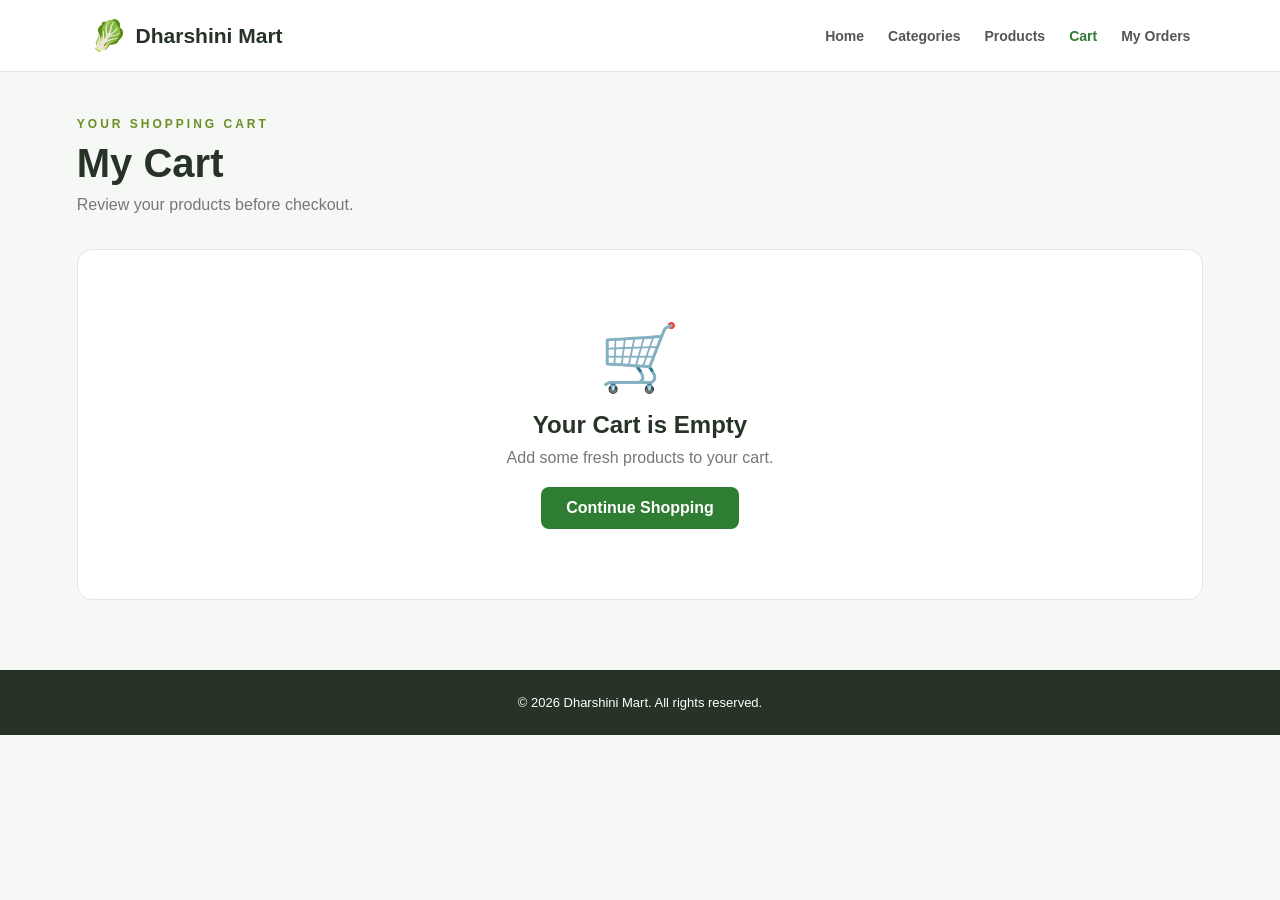
<file: cart.html>
<!DOCTYPE html>
<html lang="en">

<head>

    <meta charset="UTF-8">

    <meta name="viewport"
          content="width=device-width, initial-scale=1.0">

    <title>Dharshini Mart | Cart</title>

    <style>

        * {
            margin: 0;
            padding: 0;
            box-sizing: border-box;
        }

        body {
            font-family: Arial, sans-serif;
            background: #f6f8f6;
            color: #263326;
        }


        /* NAVBAR */

        .navbar {
            background: white;

            padding: 18px 7%;

            display: flex;
            justify-content: space-between;
            align-items: center;

            border-bottom: 1px solid #e4e8e4;
        }

        .logo {
            display: flex;
            align-items: center;
            gap: 9px;

            font-size: 21px;
            font-weight: bold;
        }

        .logo span {
            font-size: 30px;
        }

        nav {
            display: flex;
            gap: 24px;
        }

        nav a {
            text-decoration: none;
            color: #555;
            font-size: 14px;
            font-weight: 600;
        }

        nav a:hover,
        nav a.active {
            color: #2f7d32;
        }


        /* MAIN */

        .container {
            width: 88%;
            max-width: 1150px;

            margin: 45px auto;
        }


        .label {
            color: #6b8e23;

            font-size: 12px;
            font-weight: bold;

            letter-spacing: 3px;
        }

        h1 {
            font-size: 40px;
            margin: 10px 0;
        }

        .subtitle {
            color: #777;
            margin-bottom: 35px;
        }


        /* CART LAYOUT */

        .cart-layout {
            display: grid;

            grid-template-columns: 2fr 1fr;

            gap: 25px;
        }


        /* CART ITEMS */

        .cart-box {
            background: white;

            border: 1px solid #e2e7e2;

            border-radius: 15px;

            padding: 22px;
        }


        .cart-item {
            display: grid;

            grid-template-columns: 80px 1fr auto;

            gap: 18px;

            align-items: center;

            padding: 18px 0;

            border-bottom: 1px solid #edf0ed;
        }

        .cart-item:last-child {
            border-bottom: none;
        }


        .item-image {
            width: 75px;
            height: 75px;

            border-radius: 12px;

            background: #f1f7f1;

            display: flex;
            align-items: center;
            justify-content: center;

            font-size: 40px;
        }


        .item-name {
            font-size: 18px;
            font-weight: bold;

            margin-bottom: 6px;
        }

        .item-price {
            color: #2f7d32;
            font-weight: bold;

            margin-bottom: 12px;
        }


        /* QUANTITY */

        .quantity {
            display: flex;
            align-items: center;

            gap: 10px;
        }

        .quantity button {
            width: 30px;
            height: 30px;

            border: 1px solid #ccd5cc;

            background: white;

            border-radius: 6px;

            cursor: pointer;

            font-size: 17px;
        }

        .quantity button:hover {
            background: #eef6ee;
        }

        .quantity span {
            min-width: 20px;
            text-align: center;

            font-weight: bold;
        }


        /* ITEM RIGHT */

        .item-right {
            text-align: right;
        }

        .item-total {
            font-size: 17px;
            font-weight: bold;

            color: #263326;

            margin-bottom: 12px;
        }

        .remove {
            border: none;

            background: none;

            color: #c62828;

            cursor: pointer;

            font-size: 13px;

            font-weight: bold;
        }

        .remove:hover {
            text-decoration: underline;
        }


        /* SUMMARY */

        .summary {
            background: white;

            border: 1px solid #e2e7e2;

            border-radius: 15px;

            padding: 25px;

            height: fit-content;
        }

        .summary h2 {
            margin-bottom: 22px;
        }


        .summary-row {
            display: flex;

            justify-content: space-between;

            margin-bottom: 15px;

            color: #626962;

            font-size: 14px;
        }


        .summary-row.total {
            border-top: 1px solid #e5e8e5;

            padding-top: 18px;

            margin-top: 18px;

            color: #263326;

            font-size: 20px;

            font-weight: bold;
        }


        .checkout-btn {
            width: 100%;

            padding: 14px;

            margin-top: 20px;

            border: none;

            border-radius: 8px;

            background: #2f7d32;

            color: white;

            font-size: 15px;

            font-weight: bold;

            cursor: pointer;
        }

        .checkout-btn:hover {
            background: #246428;
        }


        .continue-btn {
            display: block;

            text-align: center;

            margin-top: 15px;

            color: #2f7d32;

            text-decoration: none;

            font-size: 13px;

            font-weight: bold;
        }


        /* EMPTY CART */

        .empty-cart {
            background: white;

            border: 1px solid #e2e7e2;

            border-radius: 15px;

            padding: 70px 20px;

            text-align: center;
        }

        .empty-icon {
            font-size: 65px;

            margin-bottom: 15px;
        }

        .empty-cart h2 {
            margin-bottom: 10px;
        }

        .empty-cart p {
            color: #777;

            margin-bottom: 20px;
        }

        .shop-btn {
            display: inline-block;

            padding: 12px 25px;

            background: #2f7d32;

            color: white;

            border-radius: 8px;

            text-decoration: none;

            font-weight: bold;
        }


        /* FOOTER */

        footer {
            margin-top: 70px;

            padding: 25px;

            text-align: center;

            background: #263326;

            color: white;

            font-size: 13px;
        }


        /* MOBILE */

        @media (max-width: 800px) {

            .navbar {
                flex-direction: column;

                gap: 15px;
            }

            nav {
                flex-wrap: wrap;

                justify-content: center;
            }

            .cart-layout {
                grid-template-columns: 1fr;
            }

        }


        @media (max-width: 500px) {

            .container {
                width: 92%;
            }

            h1 {
                font-size: 32px;
            }

            .cart-item {
                grid-template-columns: 60px 1fr;
            }

            .item-image {
                width: 60px;
                height: 60px;
                font-size: 32px;
            }

            .item-right {
                grid-column: 2;
                text-align: left;
            }

        }

    </style>

</head>


<body>


    <!-- NAVBAR -->

    <header class="navbar">

        <div class="logo">

            <span>🥬</span>

            Dharshini Mart

        </div>


        <nav>

            <a href="home.html">
                Home
            </a>

            <a href="categories.html">
                Categories
            </a>

            <a href="products.html">
                Products
            </a>

            <a href="cart.html"
               class="active">
                Cart
            </a>

            <a href="orders.html">
                My Orders
            </a>

        </nav>

    </header>



    <!-- MAIN -->

    <main class="container">


        <div>

            <p class="label">
                YOUR SHOPPING CART
            </p>

            <h1>
                My Cart
            </h1>

            <p class="subtitle">
                Review your products before checkout.
            </p>

        </div>



        <!-- CART AREA -->

        <div id="cartArea"></div>


    </main>



    <!-- FOOTER -->

    <footer>

        © 2026 Dharshini Mart.
        All rights reserved.

    </footer>



    <script>


        /* =========================
           LOAD CART
        ========================== */

        let cart =
            JSON.parse(
                localStorage.getItem("cart")
            ) || [];



        /* =========================
           DISPLAY CART
        ========================== */

        function displayCart() {


            const cartArea =
                document.getElementById(
                    "cartArea"
                );


            cartArea.innerHTML = "";



            /* EMPTY */

            if (cart.length === 0) {

                cartArea.innerHTML = `

                    <div class="empty-cart">

                        <div class="empty-icon">
                            🛒
                        </div>

                        <h2>
                            Your Cart is Empty
                        </h2>

                        <p>
                            Add some fresh products
                            to your cart.
                        </p>

                        <a
                            href="products.html"
                            class="shop-btn"
                        >
                            Continue Shopping
                        </a>

                    </div>

                `;

                return;

            }



            let subtotal = 0;


            let itemsHTML = "";



            /* ITEMS */

            cart.forEach(
                function(item, index) {


                    const price =
                        Number(item.price);


                    const quantity =
                        Number(item.quantity);


                    const itemTotal =
                        price * quantity;


                    subtotal += itemTotal;



                    itemsHTML += `

                        <div class="cart-item">


                            <div class="item-image">

                                ${item.emoji || "🥬"}

                            </div>


                            <div>

                                <div class="item-name">

                                    ${item.name}

                                </div>


                                <div class="item-price">

                                    ₹${price} / kg

                                </div>


                                <div class="quantity">

                                    <button
                                        onclick="
                                            decreaseQuantity(
                                                ${index}
                                            )
                                        "
                                    >
                                        −
                                    </button>


                                    <span>

                                        ${quantity}

                                    </span>


                                    <button
                                        onclick="
                                            increaseQuantity(
                                                ${index}
                                            )
                                        "
                                    >
                                        +
                                    </button>

                                </div>

                            </div>


                            <div class="item-right">

                                <div class="item-total">

                                    ₹${itemTotal}

                                </div>


                                <button
                                    class="remove"
                                    onclick="
                                        removeItem(
                                            ${index}
                                        )
                                    "
                                >

                                    🗑️ Remove

                                </button>

                            </div>


                        </div>

                    `;

                }
            );



            /* DELIVERY */

            const delivery =
                subtotal >= 500
                ? 0
                : 40;


            const total =
                subtotal + delivery;



            /* FULL CART */

            cartArea.innerHTML = `

                <div class="cart-layout">


                    <!-- ITEMS -->

                    <div class="cart-box">

                        ${itemsHTML}

                    </div>



                    <!-- SUMMARY -->

                    <div class="summary">

                        <h2>
                            Order Summary
                        </h2>


                        <div class="summary-row">

                            <span>
                                Subtotal
                            </span>

                            <strong>
                                ₹${subtotal}
                            </strong>

                        </div>


                        <div class="summary-row">

                            <span>
                                Delivery
                            </span>

                            <strong>

                                ${
                                    delivery === 0
                                    ? "FREE"
                                    : "₹" + delivery
                                }

                            </strong>

                        </div>


                        <div class="summary-row">

                            <span>
                                Items
                            </span>

                            <strong>
                                ${cart.length}
                            </strong>

                        </div>


                        <div class="summary-row total">

                            <span>
                                Total
                            </span>

                            <strong>
                                ₹${total}
                            </strong>

                        </div>


                        <button
                            class="checkout-btn"
                            onclick="goToCheckout()"
                        >

                            Proceed to Checkout

                        </button>


                        <a
                            href="products.html"
                            class="continue-btn"
                        >

                            ← Continue Shopping

                        </a>

                    </div>


                </div>

            `;

        }



        /* =========================
           INCREASE
        ========================== */

        function increaseQuantity(index) {

            cart[index].quantity++;

            saveCart();

        }



        /* =========================
           DECREASE
        ========================== */

        function decreaseQuantity(index) {


            if (
                cart[index].quantity > 1
            ) {

                cart[index].quantity--;

            }

            else {

                cart.splice(
                    index,
                    1
                );

            }


            saveCart();

        }



        /* =========================
           REMOVE
        ========================== */

        function removeItem(index) {


            const item =
                cart[index];


            const confirmRemove =
                confirm(
                    "Remove " +
                    item.name +
                    " from cart?"
                );


            if (!confirmRemove) {
                return;
            }


            cart.splice(
                index,
                1
            );


            saveCart();

        }



        /* =========================
           SAVE CART
        ========================== */

        function saveCart() {


            localStorage.setItem(
                "cart",
                JSON.stringify(cart)
            );


            displayCart();

        }



        /* =========================
           CHECKOUT
        ========================== */

        function goToCheckout() {


            if (cart.length === 0) {

                alert(
                    "Your cart is empty."
                );

                return;

            }


            window.location.href =
                "checkout.html";

        }



        /* =========================
           START
        ========================== */

        displayCart();


    </script>


</body>

</html>
</file>
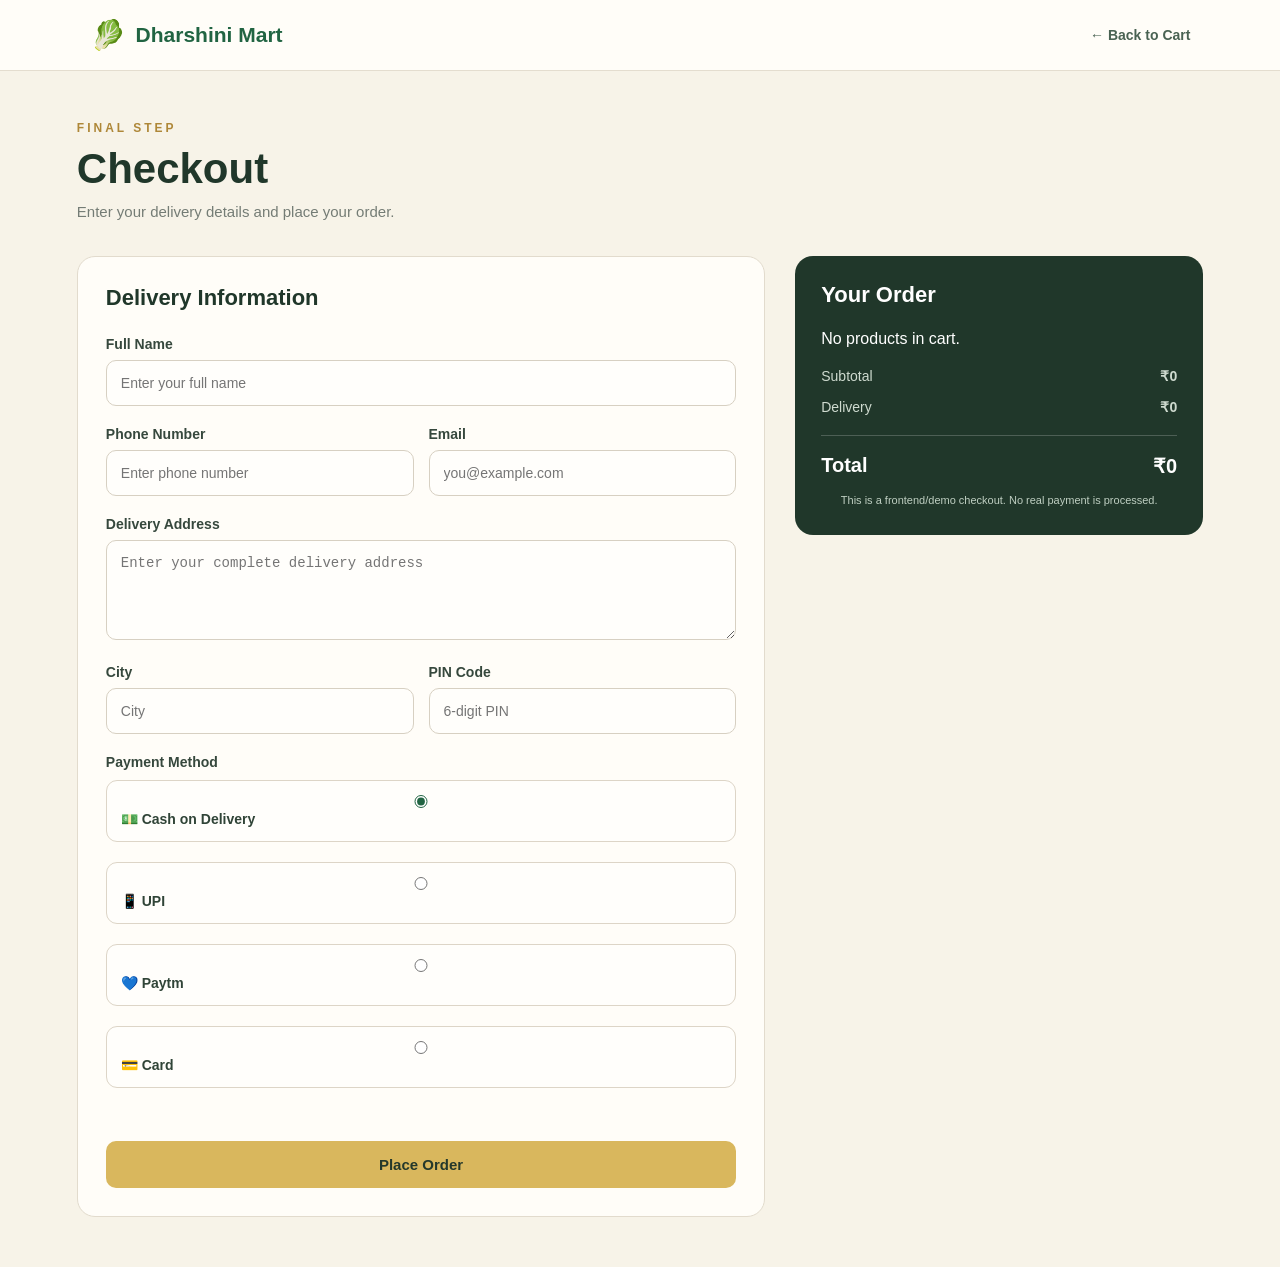
<file: checkout.html>
<!DOCTYPE html>
<html lang="en">

<head>
    <meta charset="UTF-8">

    <meta name="viewport"
          content="width=device-width, initial-scale=1.0">

    <title>Dharshini Mart | Checkout</title>

    <style>

        * {
            margin: 0;
            padding: 0;
            box-sizing: border-box;
        }

        body {
            font-family: Arial, Helvetica, sans-serif;
            background: #f7f3e8;
            color: #27382d;
        }

        /* HEADER */

        .header {
            background: #fffdf8;
            padding: 18px 7%;

            border-bottom: 1px solid #e4ddcf;

            display: flex;
            justify-content: space-between;
            align-items: center;
        }

        .logo {
            display: flex;
            align-items: center;
            gap: 10px;

            color: #216442;
            font-size: 21px;
            font-weight: bold;
        }

        .logo span {
            font-size: 29px;
        }

        .back-cart {
            color: #496252;
            text-decoration: none;
            font-size: 14px;
            font-weight: 600;
        }

        .back-cart:hover {
            color: #216442;
        }

        /* MAIN */

        .checkout-page {
            width: 88%;
            max-width: 1200px;
            margin: 50px auto;
        }

        .page-title {
            margin-bottom: 35px;
        }

        .page-title p {
            color: #ae8738;
            font-size: 12px;
            letter-spacing: 3px;
            font-weight: bold;
            margin-bottom: 10px;
        }

        .page-title h1 {
            font-size: 42px;
            color: #20372a;
            margin-bottom: 10px;
        }

        .page-title span {
            color: #747c75;
            font-size: 15px;
        }

        /* LAYOUT */

        .checkout-layout {
            display: grid;
            grid-template-columns: 1.35fr 0.8fr;
            gap: 30px;
            align-items: start;
        }

        /* FORM */

        .form-card {
            background: #fffdf8;
            border: 1px solid #e2dbcd;
            border-radius: 18px;
            padding: 28px;
        }

        .form-card h2 {
            color: #20372a;
            font-size: 22px;
            margin-bottom: 25px;
        }

        .form-group {
            margin-bottom: 20px;
        }

        .form-group label {
            display: block;
            margin-bottom: 8px;
            color: #36483d;
            font-size: 14px;
            font-weight: 600;
        }

        .form-group input,
        .form-group textarea,
        .form-group select {
            width: 100%;
            padding: 14px;

            border: 1px solid #d7d0c2;
            border-radius: 10px;

            background: #fffefb;
            outline: none;

            font-size: 14px;
        }

        .form-group input:focus,
        .form-group textarea:focus {
            border-color: #4f855d;

            box-shadow:
                0 0 0 3px rgba(79, 133, 93, 0.10);
        }

        .form-group textarea {
            min-height: 100px;
            resize: vertical;
        }

        .two-column {
            display: grid;
            grid-template-columns: 1fr 1fr;
            gap: 15px;
        }

        /* PAYMENT */

        .payment-options {
            display: grid;
            gap: 12px;
            margin-top: 10px;
        }

        .payment-option {
            border: 1px solid #ddd5c7;
            border-radius: 11px;
            padding: 14px;

            display: flex;
            align-items: center;
            gap: 10px;

            cursor: pointer;
            background: #fffefb;
        }

        .payment-option:hover {
            border-color: #7ea786;
        }

        .payment-option input {
            accent-color: #216442;
        }

        .payment-option strong {
            color: #304437;
            font-size: 14px;
        }

        /* SUMMARY */

        .summary-card {
            background: #20372a;
            color: white;

            border-radius: 18px;
            padding: 26px;

            position: sticky;
            top: 100px;
        }

        .summary-card h2 {
            font-size: 22px;
            margin-bottom: 22px;
        }

        #checkoutItems {
            margin-bottom: 20px;
        }

        .summary-item {
            display: flex;
            justify-content: space-between;

            gap: 15px;
            padding: 12px 0;

            border-bottom:
                1px solid rgba(255,255,255,0.10);
        }

        .summary-item-name {
            color: #dfe8e0;
            font-size: 13px;
            line-height: 1.5;
        }

        .summary-item-price {
            color: #ffffff;
            font-weight: bold;
            font-size: 13px;
        }

        .summary-row {
            display: flex;
            justify-content: space-between;

            margin-top: 15px;

            color: #cedacf;
            font-size: 14px;
        }

        .summary-row.total {
            margin-top: 20px;
            padding-top: 18px;

            border-top:
                1px solid rgba(255,255,255,0.20);

            color: white;
            font-size: 20px;
            font-weight: bold;
        }

        /* BUTTON */

        .place-order {
            width: 100%;
            margin-top: 25px;
            padding: 15px;

            border: none;
            border-radius: 10px;

            background: #d9b75d;
            color: #24382b;

            font-weight: bold;
            font-size: 15px;

            cursor: pointer;
        }

        .place-order:hover {
            background: #e4c875;
        }

        .secure-note {
            margin-top: 14px;

            color: #bfcfc2;
            font-size: 11px;
            line-height: 1.5;

            text-align: center;
        }

        /* MOBILE */

        @media (max-width: 850px) {

            .checkout-layout {
                grid-template-columns: 1fr;
            }

            .summary-card {
                position: static;
            }

        }

        @media (max-width: 550px) {

            .header {
                padding: 16px 5%;
            }

            .checkout-page {
                width: 92%;
                margin: 35px auto;
            }

            .page-title h1 {
                font-size: 34px;
            }

            .form-card,
            .summary-card {
                padding: 21px;
            }

            .two-column {
                grid-template-columns: 1fr;
            }

        }

    </style>

</head>


<body>


    <!-- HEADER -->

    <header class="header">

        <div class="logo">

            <span>🥬</span>

            Dharshini Mart

        </div>


        <a
            href="cart.html"
            class="back-cart"
        >
            ← Back to Cart
        </a>

    </header>



    <!-- MAIN -->

    <main class="checkout-page">


        <div class="page-title">

            <p>
                FINAL STEP
            </p>

            <h1>
                Checkout
            </h1>

            <span>
                Enter your delivery details and place your order.
            </span>

        </div>



        <div class="checkout-layout">


            <!-- CUSTOMER DETAILS -->

            <section class="form-card">

                <h2>
                    Delivery Information
                </h2>


                <form id="checkoutForm">


                    <div class="form-group">

                        <label for="fullName">
                            Full Name
                        </label>

                        <input
                            type="text"
                            id="fullName"
                            placeholder="Enter your full name"
                            required
                        >

                    </div>



                    <div class="two-column">


                        <div class="form-group">

                            <label for="phone">
                                Phone Number
                            </label>

                            <input
                                type="tel"
                                id="phone"
                                placeholder="Enter phone number"
                                required
                            >

                        </div>


                        <div class="form-group">

                            <label for="email">
                                Email
                            </label>

                            <input
                                type="email"
                                id="email"
                                placeholder="you@example.com"
                                required
                            >

                        </div>

                    </div>



                    <div class="form-group">

                        <label for="address">
                            Delivery Address
                        </label>

                        <textarea
                            id="address"
                            placeholder="Enter your complete delivery address"
                            required
                        ></textarea>

                    </div>



                    <div class="two-column">


                        <div class="form-group">

                            <label for="city">
                                City
                            </label>

                            <input
                                type="text"
                                id="city"
                                placeholder="City"
                                required
                            >

                        </div>


                        <div class="form-group">

                            <label for="pincode">
                                PIN Code
                            </label>

                            <input
                                type="text"
                                id="pincode"
                                placeholder="6-digit PIN"
                                maxlength="6"
                                required
                            >

                        </div>

                    </div>



                    <!-- PAYMENT -->

                    <div class="form-group">

                        <label>
                            Payment Method
                        </label>


                        <div class="payment-options">


                            <label class="payment-option">

                                <input
                                    type="radio"
                                    name="payment"
                                    value="Cash on Delivery"
                                    checked
                                >

                                <strong>
                                    💵 Cash on Delivery
                                </strong>

                            </label>



                            <label class="payment-option">

                                <input
                                    type="radio"
                                    name="payment"
                                    value="UPI"
                                >

                                <strong>
                                    📱 UPI
                                </strong>

                            </label>



                            <label class="payment-option">

                                <input
                                    type="radio"
                                    name="payment"
                                    value="Paytm"
                                >

                                <strong>
                                    💙 Paytm
                                </strong>

                            </label>



                            <label class="payment-option">

                                <input
                                    type="radio"
                                    name="payment"
                                    value="Card"
                                >

                                <strong>
                                    💳 Card
                                </strong>

                            </label>


                        </div>

                    </div>



                    <button
                        type="submit"
                        class="place-order"
                    >
                        Place Order
                    </button>


                </form>

            </section>



            <!-- ORDER SUMMARY -->

            <aside class="summary-card">

                <h2>
                    Your Order
                </h2>


                <div id="checkoutItems"></div>


                <div class="summary-row">

                    <span>
                        Subtotal
                    </span>

                    <strong id="checkoutSubtotal">
                        ₹0
                    </strong>

                </div>


                <div class="summary-row">

                    <span>
                        Delivery
                    </span>

                    <strong id="checkoutDelivery">
                        ₹0
                    </strong>

                </div>


                <div class="summary-row total">

                    <span>
                        Total
                    </span>

                    <strong id="checkoutTotal">
                        ₹0
                    </strong>

                </div>


                <p class="secure-note">

                    This is a frontend/demo checkout.
                    No real payment is processed.

                </p>

            </aside>


        </div>

    </main>



    <script>


        /* =========================
           LOAD CART
        ========================== */

        const cart =
            JSON.parse(
                localStorage.getItem("cart")
            ) || [];


        const checkoutItems =
            document.getElementById(
                "checkoutItems"
            );


        let subtotal = 0;



        /* =========================
           SHOW PRODUCTS
        ========================== */

        if (cart.length === 0) {

            checkoutItems.innerHTML = `
                <p style="color:white;">
                    No products in cart.
                </p>
            `;

        }

        else {

            cart.forEach(function(item) {

                const itemTotal =
                    Number(item.price) *
                    Number(item.quantity);


                subtotal += itemTotal;


                checkoutItems.innerHTML += `

                    <div class="summary-item">

                        <div class="summary-item-name">

                            ${item.name}
                            × ${item.quantity}

                        </div>


                        <div class="summary-item-price">

                            ₹${itemTotal}

                        </div>

                    </div>

                `;

            });

        }



        /* =========================
           DELIVERY
        ========================== */

        const delivery =
            subtotal > 0 && subtotal < 500
                ? 40
                : 0;


        const total =
            subtotal + delivery;



        document.getElementById(
            "checkoutSubtotal"
        ).textContent =
            "₹" + subtotal;


        document.getElementById(
            "checkoutDelivery"
        ).textContent =
            "₹" + delivery;


        document.getElementById(
            "checkoutTotal"
        ).textContent =
            "₹" + total;



        /* =========================
           PLACE ORDER
        ========================== */

        document
            .getElementById("checkoutForm")
            .addEventListener(
                "submit",
                function(event) {

                    event.preventDefault();


                    /* EMPTY CART */

                    if (cart.length === 0) {

                        alert(
                            "Your cart is empty."
                        );

                        return;

                    }


                    /* CUSTOMER DETAILS */

                    const customerName =
                        document
                            .getElementById("fullName")
                            .value
                            .trim();


                    const phone =
                        document
                            .getElementById("phone")
                            .value
                            .trim();


                    const email =
                        document
                            .getElementById("email")
                            .value
                            .trim();


                    const address =
                        document
                            .getElementById("address")
                            .value
                            .trim();


                    const city =
                        document
                            .getElementById("city")
                            .value
                            .trim();


                    const pincode =
                        document
                            .getElementById("pincode")
                            .value
                            .trim();


                    const payment =
                        document.querySelector(
                            'input[name="payment"]:checked'
                        ).value;



                    /* =========================
                       CREATE ORDER ID
                    ========================== */

                    const orderId =
                        "DM" +
                        Date.now()
                            .toString()
                            .slice(-8);



                    /* =========================
                       DATE
                    ========================== */

                    const date =
                        new Date()
                            .toLocaleString(
                                "en-IN"
                            );



                    /* =========================
                       ORDER OBJECT
                    ========================== */

                    const newOrder = {

                        orderId:
                            orderId,

                        date:
                            date,

                        customerName:
                            customerName,

                        phone:
                            phone,

                        email:
                            email,

                        address:
                            address,

                        city:
                            city,

                        pincode:
                            pincode,

                        payment:
                            payment,

                        subtotal:
                            subtotal,

                        delivery:
                            delivery,

                        total:
                            total,

                        status:
                            "Order Placed",

                        items:
                            cart

                    };



                    /* =========================
                       GET OLD ORDERS
                    ========================== */

                    let orders =
                        JSON.parse(
                            localStorage.getItem(
                                "orders"
                            )
                        ) || [];



                    /* =========================
                       SAVE NEW ORDER
                    ========================== */

                    orders.unshift(
                        newOrder
                    );


                    localStorage.setItem(
                        "orders",
                        JSON.stringify(
                            orders
                        )
                    );



                    /* =========================
                       SAVE LAST ORDER
                    ========================== */

                    localStorage.setItem(
                        "lastOrder",
                        JSON.stringify(
                            newOrder
                        )
                    );



                    /* =========================
                       CLEAR CART
                    ========================== */

                    localStorage.removeItem(
                        "cart"
                    );



                    /* =========================
                       SUCCESS
                    ========================== */

                    alert(

                        "🎉 Order placed successfully!\n\n" +

                        "Order ID: " +
                        orderId +
                        "\n" +

                        "Customer: " +
                        customerName +
                        "\n" +

                        "Payment: " +
                        payment +
                        "\n" +

                        "Total: ₹" +
                        total

                    );



                    /* =========================
                       GO TO ORDERS PAGE
                    ========================== */

                    window.location.href =
                        "orders.html";

                }
            );


    </script>


</body>

</html>
</file>
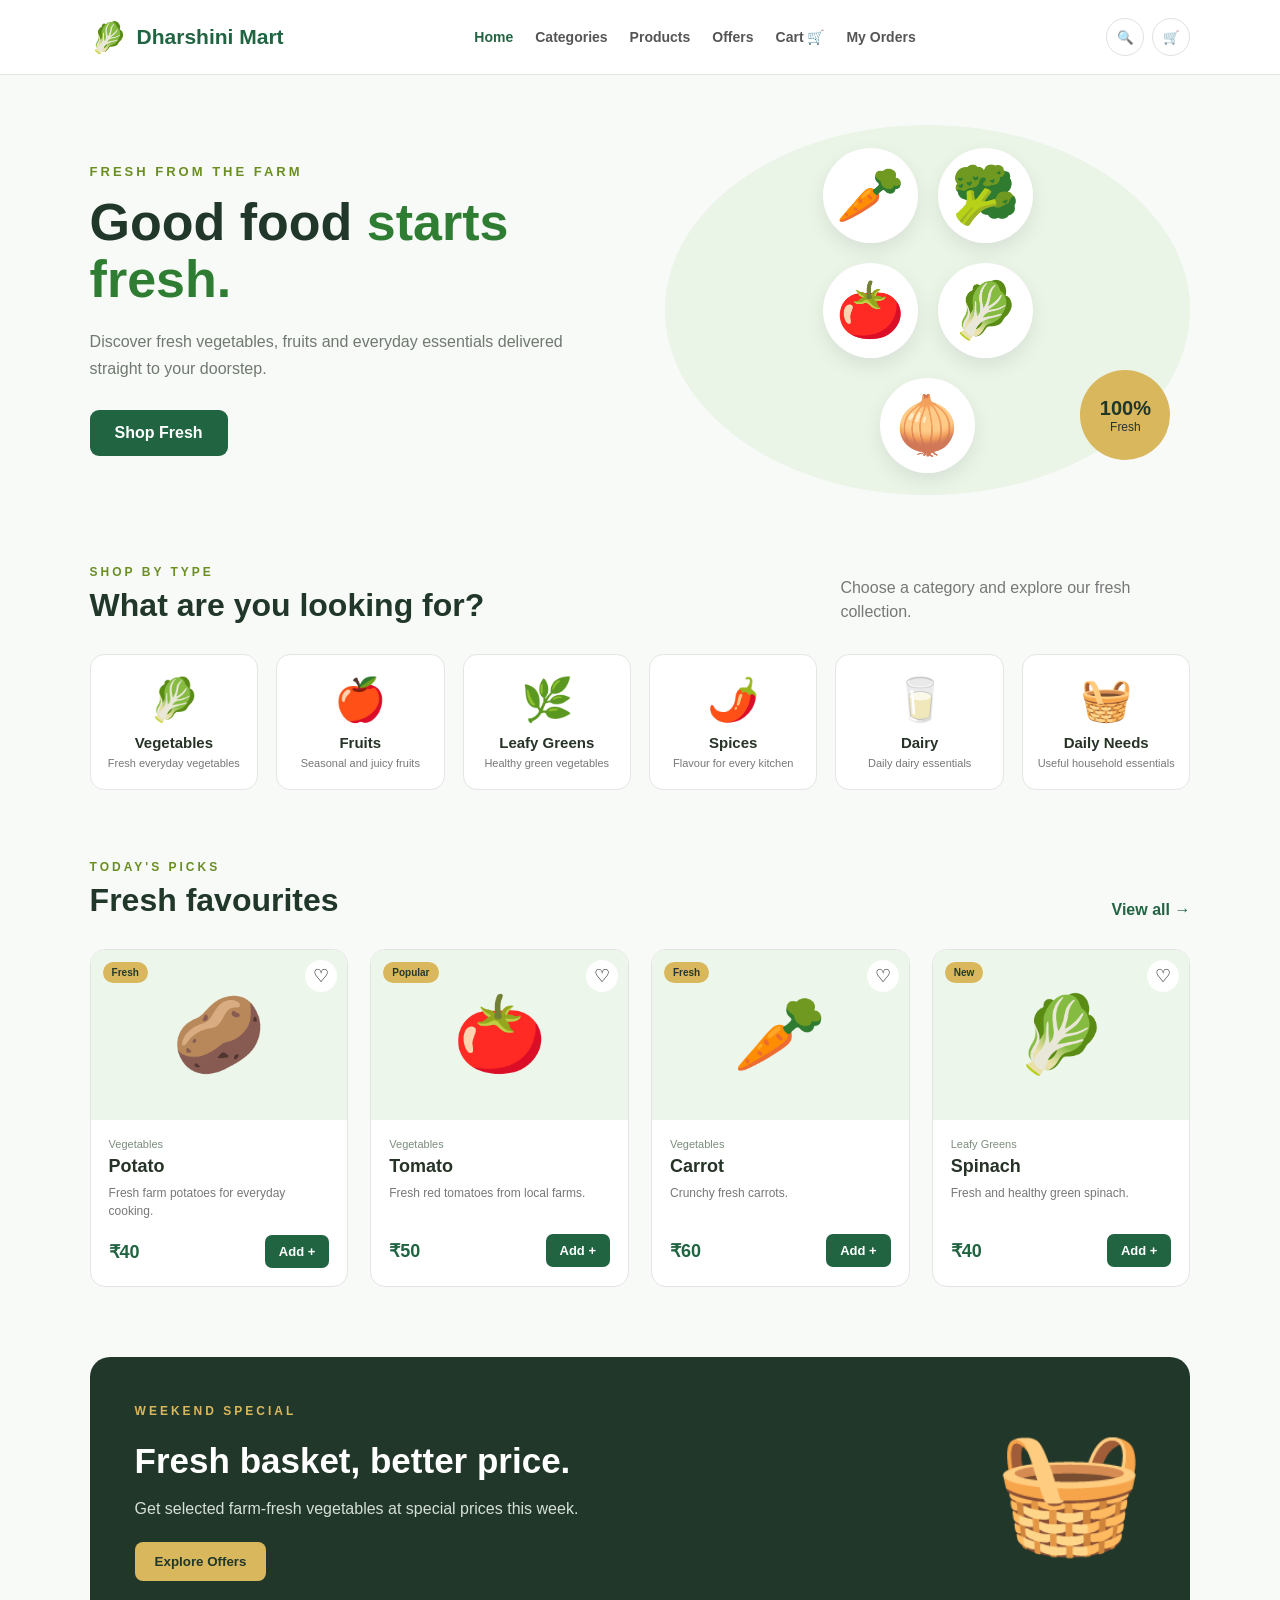
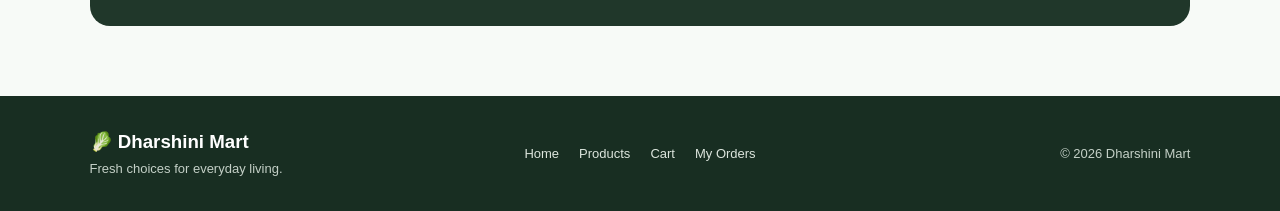
<file: home.html>
<!DOCTYPE html>
<html lang="en">

<head>
    <meta charset="UTF-8">
    <meta name="viewport" content="width=device-width, initial-scale=1.0">

    <title>Dharshini Mart | Home</title>

    <style>

        * {
            margin: 0;
            padding: 0;
            box-sizing: border-box;
        }

        body {
            font-family: Arial, Helvetica, sans-serif;
            background: #f7faf7;
            color: #263326;
        }

        /* ================= HEADER ================= */

        .shop-header {
            background: white;
            padding: 18px 7%;
            display: flex;
            align-items: center;
            justify-content: space-between;
            border-bottom: 1px solid #e5e5e5;
            position: sticky;
            top: 0;
            z-index: 100;
        }

        .shop-logo {
            display: flex;
            align-items: center;
            gap: 10px;
            color: #216442;
            font-size: 21px;
        }

        .shop-logo span {
            font-size: 30px;
        }

        .main-nav {
            display: flex;
            gap: 22px;
            flex-wrap: wrap;
            justify-content: center;
        }

        .main-nav a {
            text-decoration: none;
            color: #555;
            font-size: 14px;
            font-weight: 600;
        }

        .main-nav a:hover,
        .main-nav a.active {
            color: #216442;
        }

        .header-actions {
            display: flex;
            gap: 8px;
        }

        .header-actions button {
            width: 38px;
            height: 38px;
            border: 1px solid #e0e0e0;
            background: white;
            border-radius: 50%;
            cursor: pointer;
        }

        .header-actions button:hover {
            background: #edf6ed;
        }

        /* ================= HERO ================= */

        .hero {
            width: 86%;
            max-width: 1200px;
            margin: 50px auto;
            display: grid;
            grid-template-columns: 1fr 1fr;
            align-items: center;
            gap: 50px;
        }

        .hero-label {
            color: #6b8e23;
            font-size: 13px;
            font-weight: bold;
            letter-spacing: 3px;
            margin-bottom: 15px;
        }

        .hero-content h1 {
            font-size: 52px;
            line-height: 1.1;
            color: #20372a;
            margin-bottom: 20px;
        }

        .hero-content h1 span {
            color: #2f7d32;
        }

        .hero-description {
            color: #707870;
            font-size: 16px;
            line-height: 1.7;
            max-width: 500px;
            margin-bottom: 28px;
        }

        .shop-button {
            display: inline-block;
            background: #216442;
            color: white;
            text-decoration: none;
            padding: 14px 25px;
            border-radius: 9px;
            font-weight: bold;
            transition: 0.2s;
        }

        .shop-button:hover {
            background: #174d31;
            transform: translateY(-2px);
        }

        .hero-visual {
            min-height: 370px;
            background: #eaf4e7;
            border-radius: 50%;
            display: flex;
            align-items: center;
            justify-content: center;
            position: relative;
        }

        .vegetable-circle {
            display: flex;
            flex-wrap: wrap;
            justify-content: center;
            align-items: center;
            gap: 20px;
            width: 270px;
        }

        .vegetable {
            width: 95px;
            height: 95px;
            border-radius: 50%;
            background: white;
            display: flex;
            align-items: center;
            justify-content: center;
            font-size: 55px;
            box-shadow: 0 8px 20px rgba(0,0,0,0.08);
        }

        .fresh-badge {
            position: absolute;
            right: 20px;
            bottom: 35px;
            width: 90px;
            height: 90px;
            background: #d9b75d;
            border-radius: 50%;
            display: flex;
            flex-direction: column;
            align-items: center;
            justify-content: center;
            color: #20372a;
        }

        .fresh-badge strong {
            font-size: 20px;
        }

        .fresh-badge span {
            font-size: 12px;
        }

        /* ================= SECTIONS ================= */

        .categories-section,
        .products-section {
            width: 86%;
            max-width: 1200px;
            margin: 70px auto;
        }

        .section-heading {
            display: flex;
            justify-content: space-between;
            align-items: end;
            margin-bottom: 30px;
        }

        .section-label {
            color: #6b8e23;
            font-size: 12px;
            letter-spacing: 3px;
            font-weight: bold;
            margin-bottom: 8px;
        }

        .section-heading h2 {
            font-size: 32px;
            color: #20372a;
        }

        .section-heading > p {
            color: #777;
            max-width: 350px;
            line-height: 1.5;
        }

        /* ================= CATEGORIES ================= */

        .category-grid {
            display: grid;
            grid-template-columns: repeat(6, 1fr);
            gap: 18px;
        }

        .category-card {
            background: white;
            border: 1px solid #e5e5e5;
            border-radius: 14px;
            padding: 20px 12px;
            text-align: center;
            transition: 0.2s;
        }

        .category-card:hover {
            transform: translateY(-4px);
            box-shadow: 0 8px 20px rgba(0,0,0,0.07);
        }

        .category-icon {
            font-size: 42px;
            margin-bottom: 10px;
        }

        .category-card h3 {
            font-size: 15px;
            margin-bottom: 6px;
        }

        .category-card p {
            color: #777;
            font-size: 11px;
        }

        /* ================= PRODUCTS ================= */

        .product-grid {
            display: grid;
            grid-template-columns: repeat(4, 1fr);
            gap: 22px;
        }

        .product-card {
            background: white;
            border: 1px solid #e4e4e4;
            border-radius: 15px;
            overflow: hidden;
            transition: 0.2s;
        }

        .product-card:hover {
            transform: translateY(-4px);
            box-shadow: 0 10px 25px rgba(0,0,0,0.08);
        }

        .product-image {
            height: 170px;
            background: #edf6ea;
            display: flex;
            align-items: center;
            justify-content: center;
            font-size: 75px;
            position: relative;
        }

        .fresh-tag {
            position: absolute;
            top: 12px;
            left: 12px;
            background: #d9b75d;
            color: #24382b;
            padding: 5px 9px;
            border-radius: 20px;
            font-size: 10px;
            font-weight: bold;
        }

        .wishlist-button {
            position: absolute;
            top: 10px;
            right: 10px;
            border: none;
            width: 32px;
            height: 32px;
            border-radius: 50%;
            background: white;
            cursor: pointer;
            font-size: 18px;
        }

        .product-details {
            padding: 18px;
        }

        .product-category {
            color: #7b8d7c;
            font-size: 11px;
            margin-bottom: 6px;
        }

        .product-details h3 {
            font-size: 18px;
            margin-bottom: 7px;
        }

        .product-description {
            color: #777;
            font-size: 12px;
            min-height: 35px;
            line-height: 1.5;
        }

        .product-bottom {
            display: flex;
            justify-content: space-between;
            align-items: center;
            margin-top: 15px;
        }

        .product-bottom strong {
            color: #216442;
            font-size: 18px;
        }

        .cart-button {
            border: none;
            background: #216442;
            color: white;
            padding: 9px 14px;
            border-radius: 7px;
            cursor: pointer;
            font-weight: bold;
            font-size: 13px;
            transition: 0.2s;
        }

        .cart-button:hover {
            background: #174d31;
            transform: scale(1.03);
        }

        /* ================= OFFER ================= */

        .offer-section {
            width: 86%;
            max-width: 1200px;
            margin: 70px auto;
            padding: 45px;
            border-radius: 20px;
            background: #20372a;
            color: white;
            display: flex;
            justify-content: space-between;
            align-items: center;
        }

        .offer-section .section-label {
            color: #d9b75d;
        }

        .offer-content h2 {
            font-size: 35px;
            margin-bottom: 15px;
        }

        .offer-content p {
            color: #d6dfd8;
            max-width: 500px;
            line-height: 1.6;
            margin-bottom: 20px;
        }

        .offer-button {
            border: none;
            background: #d9b75d;
            color: #20372a;
            padding: 12px 20px;
            border-radius: 8px;
            font-weight: bold;
            cursor: pointer;
        }

        .offer-visual {
            font-size: 120px;
        }

        /* ================= FOOTER ================= */

        .shop-footer {
            background: #182e22;
            color: #dce5dd;
            padding: 35px 7%;
            display: grid;
            grid-template-columns: 1fr 1fr 1fr;
            align-items: center;
            gap: 20px;
        }

        .shop-footer h3 {
            color: white;
            margin-bottom: 8px;
        }

        .shop-footer p {
            font-size: 13px;
            color: #c4d0c7;
        }

        .footer-links {
            display: flex;
            justify-content: center;
            gap: 20px;
            flex-wrap: wrap;
        }

        .footer-links a {
            color: #dce5dd;
            text-decoration: none;
            font-size: 13px;
        }

        .footer-links a:hover {
            color: #d9b75d;
        }

        .copyright {
            text-align: right;
        }

        /* ================= MOBILE ================= */

        @media (max-width: 1000px) {

            .category-grid {
                grid-template-columns: repeat(3, 1fr);
            }

            .product-grid {
                grid-template-columns: repeat(2, 1fr);
            }

            .hero {
                grid-template-columns: 1fr;
            }
        }

        @media (max-width: 650px) {

            .shop-header {
                flex-direction: column;
                gap: 15px;
            }

            .main-nav {
                gap: 14px;
            }

            .hero-content h1 {
                font-size: 40px;
            }

            .category-grid {
                grid-template-columns: repeat(2, 1fr);
            }

            .product-grid {
                grid-template-columns: 1fr;
            }

            .section-heading {
                flex-direction: column;
                align-items: start;
                gap: 10px;
            }

            .offer-section {
                flex-direction: column;
                align-items: start;
                gap: 25px;
            }

            .shop-footer {
                grid-template-columns: 1fr;
                text-align: center;
            }

            .copyright {
                text-align: center;
            }
        }

    </style>

</head>


<body>


    <!-- ================= HEADER ================= -->

    <header class="shop-header">

        <div class="shop-logo">

            <span>🥬</span>

            <strong>
                Dharshini Mart
            </strong>

        </div>


        <nav class="main-nav">

            <a
                href="home.html"
                class="active"
            >
                Home
            </a>

            <a href="#categories">
                Categories
            </a>

            <a href="products.html">
                Products
            </a>

            <a href="#offers">
                Offers
            </a>

            <a href="cart.html">
                Cart 🛒
            </a>

            <!-- MY ORDERS -->

            <a href="orders.html">
                My Orders
            </a>

        </nav>


        <div class="header-actions">

            <button
                onclick="goToProducts()"
                title="Search"
            >
                🔍
            </button>

            <button
                onclick="goToCart()"
                title="Cart"
            >
                🛒
            </button>

        </div>

    </header>



    <!-- ================= HERO ================= -->

    <main>

        <section class="hero">

            <div class="hero-content">

                <p class="hero-label">
                    FRESH FROM THE FARM
                </p>

                <h1>
                    Good food
                    <span>
                        starts fresh.
                    </span>
                </h1>

                <p class="hero-description">

                    Discover fresh vegetables,
                    fruits and everyday essentials
                    delivered straight to your doorstep.

                </p>

                <a
                    href="products.html"
                    class="shop-button"
                >
                    Shop Fresh
                </a>

            </div>


            <div class="hero-visual">

                <div class="vegetable-circle">

                    <span class="vegetable">
                        🥕
                    </span>

                    <span class="vegetable">
                        🥦
                    </span>

                    <span class="vegetable">
                        🍅
                    </span>

                    <span class="vegetable">
                        🥬
                    </span>

                    <span class="vegetable">
                        🧅
                    </span>

                </div>


                <div class="fresh-badge">

                    <strong>
                        100%
                    </strong>

                    <span>
                        Fresh
                    </span>

                </div>

            </div>

        </section>



        <!-- ================= CATEGORIES ================= -->

        <section
            class="categories-section"
            id="categories"
        >

            <div class="section-heading">

                <div>

                    <p class="section-label">
                        SHOP BY TYPE
                    </p>

                    <h2>
                        What are you looking for?
                    </h2>

                </div>

                <p>
                    Choose a category and explore
                    our fresh collection.
                </p>

            </div>


            <div class="category-grid">


                <div class="category-card">

                    <div class="category-icon">
                        🥬
                    </div>

                    <h3>
                        Vegetables
                    </h3>

                    <p>
                        Fresh everyday vegetables
                    </p>

                </div>


                <div class="category-card">

                    <div class="category-icon">
                        🍎
                    </div>

                    <h3>
                        Fruits
                    </h3>

                    <p>
                        Seasonal and juicy fruits
                    </p>

                </div>


                <div class="category-card">

                    <div class="category-icon">
                        🌿
                    </div>

                    <h3>
                        Leafy Greens
                    </h3>

                    <p>
                        Healthy green vegetables
                    </p>

                </div>


                <div class="category-card">

                    <div class="category-icon">
                        🌶️
                    </div>

                    <h3>
                        Spices
                    </h3>

                    <p>
                        Flavour for every kitchen
                    </p>

                </div>


                <div class="category-card">

                    <div class="category-icon">
                        🥛
                    </div>

                    <h3>
                        Dairy
                    </h3>

                    <p>
                        Daily dairy essentials
                    </p>

                </div>


                <div class="category-card">

                    <div class="category-icon">
                        🧺
                    </div>

                    <h3>
                        Daily Needs
                    </h3>

                    <p>
                        Useful household essentials
                    </p>

                </div>


            </div>

        </section>



        <!-- ================= PRODUCTS ================= -->

        <section
            class="products-section"
            id="products"
        >

            <div class="section-heading">

                <div>

                    <p class="section-label">
                        TODAY'S PICKS
                    </p>

                    <h2>
                        Fresh favourites
                    </h2>

                </div>

                <a
                    href="products.html"
                    style="
                        text-decoration:none;
                        color:#216442;
                        font-weight:bold;
                    "
                >
                    View all →
                </a>

            </div>


            <div class="product-grid">


                <!-- POTATO -->

                <article class="product-card">

                    <div class="product-image">

                        🥔

                        <button
                            class="wishlist-button"
                        >
                            ♡
                        </button>

                        <span class="fresh-tag">
                            Fresh
                        </span>

                    </div>


                    <div class="product-details">

                        <p class="product-category">
                            Vegetables
                        </p>

                        <h3>
                            Potato
                        </h3>

                        <p class="product-description">
                            Fresh farm potatoes for everyday cooking.
                        </p>


                        <div class="product-bottom">

                            <strong>
                                ₹40
                            </strong>


                            <button
                                class="cart-button"
                                onclick="
                                    addToCart(
                                        'Potato',
                                        40
                                    )
                                "
                            >
                                Add +
                            </button>

                        </div>

                    </div>

                </article>



                <!-- TOMATO -->

                <article class="product-card">

                    <div class="product-image">

                        🍅

                        <button
                            class="wishlist-button"
                        >
                            ♡
                        </button>

                        <span class="fresh-tag">
                            Popular
                        </span>

                    </div>


                    <div class="product-details">

                        <p class="product-category">
                            Vegetables
                        </p>

                        <h3>
                            Tomato
                        </h3>

                        <p class="product-description">
                            Fresh red tomatoes from local farms.
                        </p>


                        <div class="product-bottom">

                            <strong>
                                ₹50
                            </strong>


                            <button
                                class="cart-button"
                                onclick="
                                    addToCart(
                                        'Tomato',
                                        50
                                    )
                                "
                            >
                                Add +
                            </button>

                        </div>

                    </div>

                </article>



                <!-- CARROT -->

                <article class="product-card">

                    <div class="product-image">

                        🥕

                        <button
                            class="wishlist-button"
                        >
                            ♡
                        </button>

                        <span class="fresh-tag">
                            Fresh
                        </span>

                    </div>


                    <div class="product-details">

                        <p class="product-category">
                            Vegetables
                        </p>

                        <h3>
                            Carrot
                        </h3>

                        <p class="product-description">
                            Crunchy fresh carrots.
                        </p>


                        <div class="product-bottom">

                            <strong>
                                ₹60
                            </strong>


                            <button
                                class="cart-button"
                                onclick="
                                    addToCart(
                                        'Carrot',
                                        60
                                    )
                                "
                            >
                                Add +
                            </button>

                        </div>

                    </div>

                </article>



                <!-- SPINACH -->

                <article class="product-card">

                    <div class="product-image">

                        🥬

                        <button
                            class="wishlist-button"
                        >
                            ♡
                        </button>

                        <span class="fresh-tag">
                            New
                        </span>

                    </div>


                    <div class="product-details">

                        <p class="product-category">
                            Leafy Greens
                        </p>

                        <h3>
                            Spinach
                        </h3>

                        <p class="product-description">
                            Fresh and healthy green spinach.
                        </p>


                        <div class="product-bottom">

                            <strong>
                                ₹40
                            </strong>


                            <button
                                class="cart-button"
                                onclick="
                                    addToCart(
                                        'Spinach',
                                        40
                                    )
                                "
                            >
                                Add +
                            </button>

                        </div>

                    </div>

                </article>


            </div>

        </section>



        <!-- ================= OFFER ================= -->

        <section
            class="offer-section"
            id="offers"
        >

            <div class="offer-content">

                <p class="section-label">
                    WEEKEND SPECIAL
                </p>

                <h2>
                    Fresh basket,
                    better price.
                </h2>

                <p>
                    Get selected farm-fresh vegetables
                    at special prices this week.
                </p>

                <a
                    href="products.html"
                    style="
                        display:inline-block;
                        text-decoration:none;
                    "
                >

                    <button class="offer-button">
                        Explore Offers
                    </button>

                </a>

            </div>


            <div class="offer-visual">
                🧺
            </div>

        </section>


    </main>



    <!-- ================= FOOTER ================= -->

    <footer class="shop-footer">

        <div>

            <h3>
                🥬 Dharshini Mart
            </h3>

            <p>
                Fresh choices for everyday living.
            </p>

        </div>


        <div class="footer-links">

            <a href="home.html">
                Home
            </a>

            <a href="products.html">
                Products
            </a>

            <a href="cart.html">
                Cart
            </a>

            <a href="orders.html">
                My Orders
            </a>

        </div>


        <p class="copyright">

            © 2026 Dharshini Mart

        </p>

    </footer>



    <!-- ================= JAVASCRIPT ================= -->

    <script>


        /* =========================
           ADD TO CART
        ========================== */

        function addToCart(
            productName,
            price
        ) {

            let cart =
                JSON.parse(
                    localStorage.getItem("cart")
                ) || [];


            let existingProduct =
                cart.find(
                    item =>
                    item.name === productName
                );


            if (existingProduct) {

                existingProduct.quantity++;

            }

            else {

                cart.push({

                    name: productName,

                    price: price,

                    quantity: 1

                });

            }


            localStorage.setItem(
                "cart",
                JSON.stringify(cart)
            );


            alert(
                productName +
                " added to cart!"
            );

        }



        /* =========================
           CART
        ========================== */

        function goToCart() {

            window.location.href =
                "cart.html";

        }



        /* =========================
           PRODUCTS
        ========================== */

        function goToProducts() {

            window.location.href =
                "products.html";

        }


    </script>


</body>

</html>
</file>
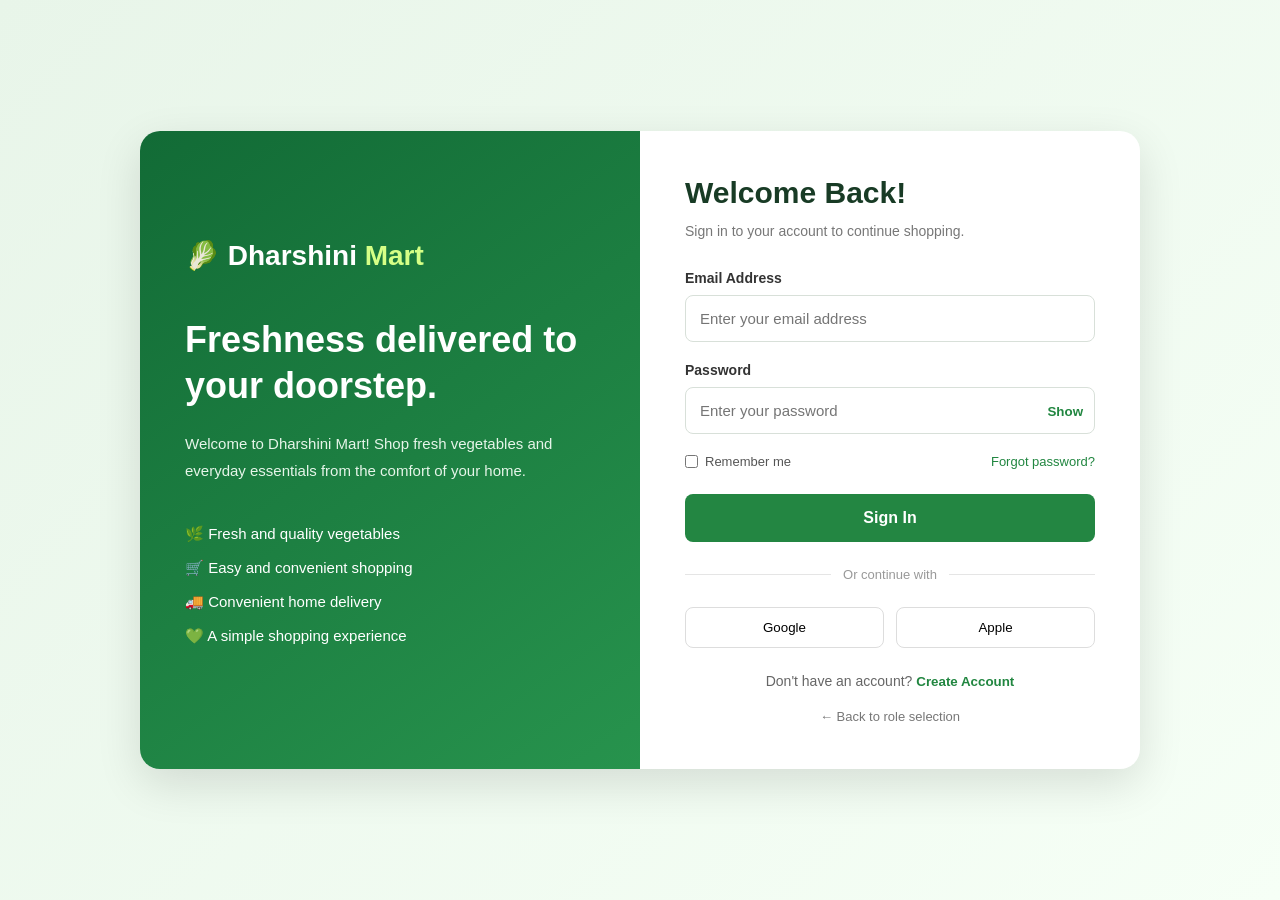
<file: login.html>
<!DOCTYPE html>
<html lang="en">
<head>
    <meta charset="UTF-8">
    <meta name="viewport" content="width=device-width, initial-scale=1.0">
    <title>Buyer Login | Dharshini Mart</title>

    <style>
        * {
            margin: 0;
            padding: 0;
            box-sizing: border-box;
            font-family: Arial, Helvetica, sans-serif;
        }

        body {
            min-height: 100vh;
            padding: 20px;
            display: flex;
            align-items: center;
            justify-content: center;
            background: linear-gradient(135deg, #e8f5e9, #f6fff6);
        }

        .login-wrapper {
            width: 100%;
            max-width: 1000px;
            min-height: 570px;
            display: grid;
            grid-template-columns: 1fr 1fr;
            background: #fff;
            border-radius: 20px;
            overflow: hidden;
            box-shadow: 0 15px 45px rgba(0, 0, 0, 0.12);
        }

        .login-intro {
            padding: 45px;
            color: #fff;
            background: linear-gradient(145deg, #126b36, #27934d);
            display: flex;
            flex-direction: column;
            justify-content: center;
        }

        .brand {
            font-size: 28px;
            font-weight: bold;
            margin-bottom: 45px;
        }

        .brand span {
            color: #d5ff86;
        }

        .login-intro h1 {
            font-size: 36px;
            line-height: 1.3;
            margin-bottom: 20px;
        }

        .login-intro p {
            color: #e6f5e9;
            font-size: 15px;
            line-height: 1.8;
            margin-bottom: 25px;
        }

        .fresh-points {
            list-style: none;
        }

        .fresh-points li {
            margin: 16px 0;
            font-size: 15px;
        }

        .login-box {
            padding: 45px;
            display: flex;
            flex-direction: column;
            justify-content: center;
        }

        .login-heading {
            margin-bottom: 28px;
        }

        .login-heading h2 {
            font-size: 30px;
            color: #183b25;
            margin-bottom: 10px;
        }

        .login-heading p {
            font-size: 14px;
            color: #777;
            line-height: 1.6;
        }

        .form-group {
            margin-bottom: 20px;
        }

        .form-group label {
            display: block;
            margin-bottom: 9px;
            font-size: 14px;
            font-weight: bold;
            color: #333;
        }

        .form-group input {
            width: 100%;
            padding: 14px;
            border: 1px solid #d8e0d9;
            border-radius: 8px;
            outline: none;
            font-size: 15px;
        }

        .form-group input:focus {
            border-color: #238642;
            box-shadow: 0 0 0 3px rgba(35, 134, 66, 0.1);
        }

        .password-wrapper {
            position: relative;
        }

        .password-wrapper input {
            padding-right: 70px;
        }

        .toggle-password {
            position: absolute;
            right: 12px;
            top: 50%;
            transform: translateY(-50%);
            border: none;
            background: transparent;
            color: #218640;
            font-weight: bold;
            cursor: pointer;
        }

        .form-options {
            display: flex;
            justify-content: space-between;
            align-items: center;
            gap: 10px;
            margin-bottom: 25px;
            font-size: 13px;
        }

        .remember {
            display: flex;
            align-items: center;
            gap: 7px;
            color: #555;
        }

        .remember input {
            accent-color: #238642;
        }

        .text-button {
            border: none;
            background: transparent;
            color: #218640;
            font-size: 13px;
            cursor: pointer;
        }

        .login-button {
            width: 100%;
            padding: 15px;
            border: none;
            border-radius: 8px;
            background: #238642;
            color: #fff;
            font-size: 16px;
            font-weight: bold;
            cursor: pointer;
        }

        .login-button:hover {
            background: #176b32;
        }

        .divider {
            display: flex;
            align-items: center;
            gap: 12px;
            color: #999;
            font-size: 13px;
            margin: 25px 0;
        }

        .divider::before,
        .divider::after {
            content: "";
            flex: 1;
            height: 1px;
            background: #e5e5e5;
        }

        .social-buttons {
            display: grid;
            grid-template-columns: 1fr 1fr;
            gap: 12px;
        }

        .social-button {
            padding: 12px;
            background: #fff;
            border: 1px solid #ddd;
            border-radius: 8px;
            cursor: pointer;
        }

        .signup-text {
            text-align: center;
            margin-top: 25px;
            color: #666;
            font-size: 14px;
        }

        .signup-text button {
            border: none;
            background: transparent;
            color: #218640;
            font-weight: bold;
            cursor: pointer;
        }

        .back-link {
            display: block;
            text-align: center;
            margin-top: 20px;
            color: #777;
            text-decoration: none;
            font-size: 13px;
        }

        .message {
            display: none;
            padding: 12px;
            margin-bottom: 18px;
            border-radius: 8px;
            font-size: 13px;
            line-height: 1.6;
        }

        .message.error {
            display: block;
            color: #a32121;
            background: #fff0f0;
            border: 1px solid #ffd0d0;
        }

        .message.success {
            display: block;
            color: #176b32;
            background: #effaf0;
            border: 1px solid #c9ebce;
        }

        @media (max-width: 700px) {
            .login-wrapper {
                grid-template-columns: 1fr;
                max-width: 450px;
            }

            .login-intro {
                padding: 30px;
            }

            .brand {
                margin-bottom: 25px;
            }

            .login-intro h1 {
                font-size: 28px;
            }

            .fresh-points {
                display: none;
            }

            .login-box {
                padding: 30px 24px;
            }
        }
    </style>
</head>

<body>

    <main class="login-wrapper">

        <section class="login-intro">
            <div class="brand">🥬 Dharshini <span>Mart</span></div>

            <h1>Freshness delivered to your doorstep.</h1>

            <p>
                Welcome to Dharshini Mart! Shop fresh vegetables
                and everyday essentials from the comfort of your home.
            </p>

            <ul class="fresh-points">
                <li>🌿 Fresh and quality vegetables</li>
                <li>🛒 Easy and convenient shopping</li>
                <li>🚚 Convenient home delivery</li>
                <li>💚 A simple shopping experience</li>
            </ul>
        </section>

        <section class="login-box">

            <div class="login-heading">
                <h2>Welcome Back!</h2>
                <p>Sign in to your account to continue shopping.</p>
            </div>

            <div id="message" class="message" role="status"></div>

            <form id="buyerLoginForm">

                <div class="form-group">
                    <label for="email">Email Address</label>
                    <input
                        type="email"
                        id="email"
                        placeholder="Enter your email address"
                        autocomplete="email"
                        required
                    >
                </div>

                <div class="form-group">
                    <label for="password">Password</label>

                    <div class="password-wrapper">
                        <input
                            type="password"
                            id="password"
                            placeholder="Enter your password"
                            autocomplete="current-password"
                            required
                        >

                        <button
                            type="button"
                            class="toggle-password"
                            id="togglePassword"
                        >Show</button>
                    </div>
                </div>

                <div class="form-options">
                    <label class="remember">
                        <input type="checkbox" id="rememberMe">
                        Remember me
                    </label>

                    <button
                        type="button"
                        class="text-button"
                        id="forgotPassword"
                    >Forgot password?</button>
                </div>

                <button type="submit" class="login-button">
                    Sign In
                </button>

            </form>

            <div class="divider">Or continue with</div>

            <div class="social-buttons">
                <button type="button" class="social-button" id="googleLogin">
                    Google
                </button>

                <button type="button" class="social-button" id="appleLogin">
                    Apple
                </button>
            </div>

            <p class="signup-text">
                Don't have an account?
                <button type="button" id="createAccount">
                    Create Account
                </button>
            </p>

            <a href="index.html" class="back-link">
                ← Back to role selection
            </a>

        </section>

    </main>

    <script>
        const form = document.getElementById("buyerLoginForm");
        const emailInput = document.getElementById("email");
        const passwordInput = document.getElementById("password");
        const messageBox = document.getElementById("message");

        function showMessage(text, type) {
            messageBox.textContent = text;
            messageBox.className = "message " + type;
        }

        // Show / hide password
        document.getElementById("togglePassword").addEventListener(
            "click",
            function () {
                const isPassword = passwordInput.type === "password";

                passwordInput.type = isPassword ? "text" : "password";
                this.textContent = isPassword ? "Hide" : "Show";
            }
        );

        // Demo login: accepts any non-empty email and password.
        // This does not verify a registered account.
        form.addEventListener("submit", function (event) {
            event.preventDefault();

            const email = emailInput.value.trim();

            if (!email || !passwordInput.value) {
                showMessage(
                    "Please enter your email address and password.",
                    "error"
                );
                return;
            }

            if (document.getElementById("rememberMe").checked) {
                localStorage.setItem("rememberedEmail", email);
            } else {
                localStorage.removeItem("rememberedEmail");
            }

            // Store basic session information, not the password.
            localStorage.setItem("currentUser", JSON.stringify({
                email: email,
                role: "buyer"
            }));

            showMessage(
                "Login successful! Opening your shop...",
                "success"
            );

            setTimeout(function () {
                window.location.href = "home.html";
            }, 500);
        });

        // Restore remembered email
        const rememberedEmail = localStorage.getItem("rememberedEmail");

        if (rememberedEmail) {
            emailInput.value = rememberedEmail;
            document.getElementById("rememberMe").checked = true;
        }

        // Registration navigation
        document.getElementById("createAccount").addEventListener(
            "click",
            function () {
                window.location.href = "register.html";
            }
        );

        // Forgot password placeholder
        document.getElementById("forgotPassword").addEventListener(
            "click",
            function () {
                showMessage(
                    "Password recovery is not connected yet.",
                    "error"
                );
            }
        );

        // Social login placeholders
        document.getElementById("googleLogin").addEventListener(
            "click",
            function () {
                showMessage("Google sign-in is not connected yet.", "error");
            }
        );

        document.getElementById("appleLogin").addEventListener(
            "click",
            function () {
                showMessage("Apple sign-in is not connected yet.", "error");
            }
        );
    </script>

</body>
</html>
</file>
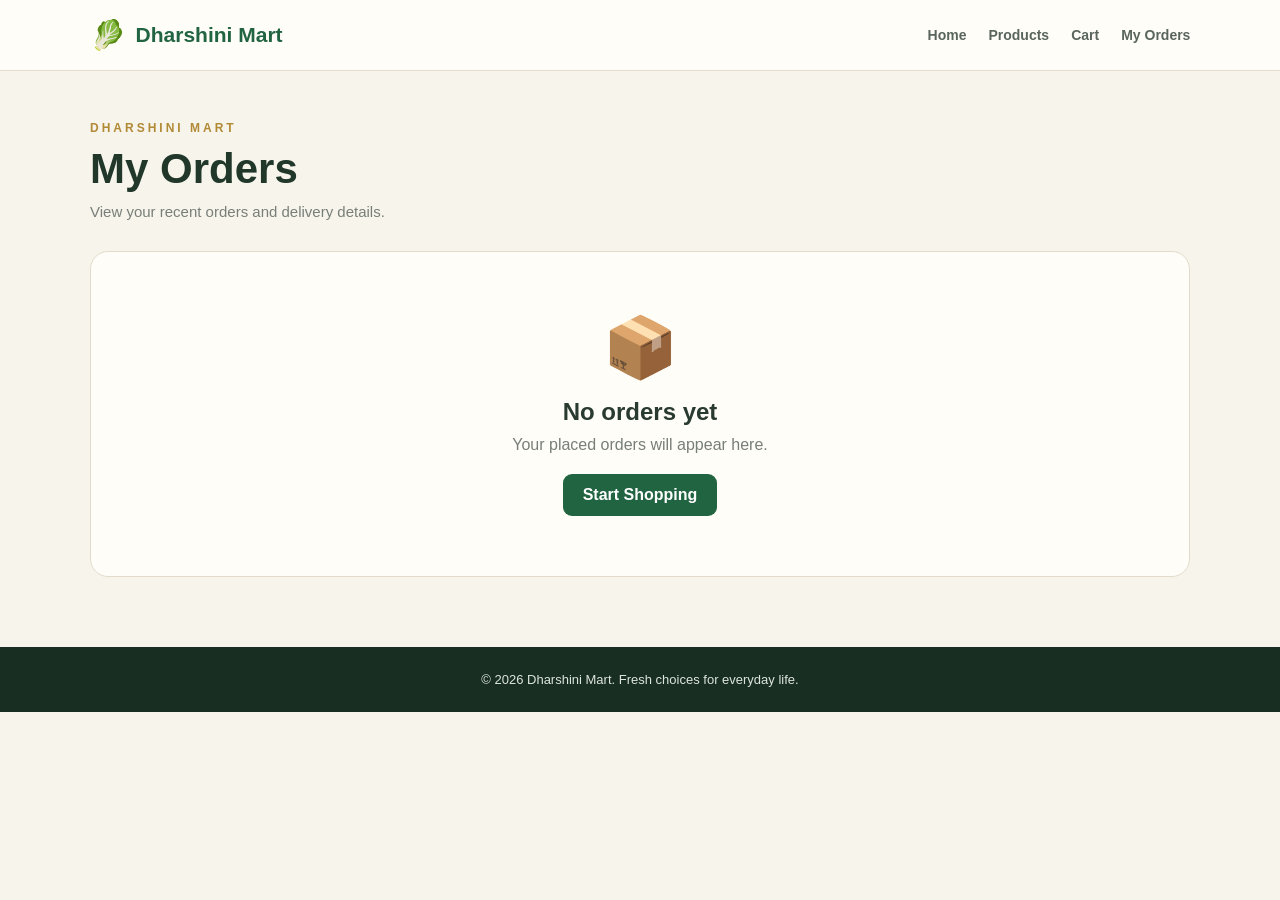
<file: orders.html>
<!DOCTYPE html>
<html lang="en">

<head>
    <meta charset="UTF-8">
    <meta name="viewport" content="width=device-width, initial-scale=1.0">

    <title>Dharshini Mart | My Orders</title>

    <style>

        * {
            margin: 0;
            padding: 0;
            box-sizing: border-box;
        }

        body {
            font-family: Arial, sans-serif;
            background: #f7f4eb;
            color: #26382c;
        }

        /* HEADER */

        header {
            background: #fffdf7;
            padding: 18px 7%;
            border-bottom: 1px solid #e4ddcf;

            display: flex;
            justify-content: space-between;
            align-items: center;
        }

        .logo {
            display: flex;
            align-items: center;
            gap: 10px;

            color: #216442;
            font-size: 21px;
            font-weight: bold;
        }

        .logo span {
            font-size: 29px;
        }

        nav {
            display: flex;
            gap: 22px;
            flex-wrap: wrap;
        }

        nav a {
            text-decoration: none;
            color: #59655c;
            font-size: 14px;
            font-weight: 600;
        }

        nav a:hover {
            color: #216442;
        }

        /* MAIN */

        .container {
            width: 86%;
            max-width: 1100px;
            margin: 50px auto;
        }

        .heading {
            margin-bottom: 30px;
        }

        .heading p {
            color: #b18a35;
            font-size: 12px;
            letter-spacing: 3px;
            font-weight: bold;
            margin-bottom: 10px;
        }

        .heading h1 {
            color: #20372a;
            font-size: 42px;
            margin-bottom: 10px;
        }

        .heading span {
            color: #777f78;
            font-size: 15px;
        }

        /* ORDER CARD */

        .order-card {
            background: #fffdf7;
            border: 1px solid #e2dbcd;
            border-radius: 18px;
            padding: 25px;
            margin-bottom: 25px;
        }

        .order-top {
            display: flex;
            justify-content: space-between;
            align-items: center;

            padding-bottom: 18px;
            border-bottom: 1px solid #e8e2d7;
        }

        .order-id {
            color: #20372a;
            font-size: 18px;
            font-weight: bold;
        }

        .order-date {
            color: #7b837c;
            font-size: 13px;
            margin-top: 6px;
        }

        /* STATUS */

        .status {
            padding: 8px 14px;
            border-radius: 20px;
            font-size: 12px;
            font-weight: bold;
        }

        .placed {
            background: #e7f5e9;
            color: #28713c;
        }

        .preparing {
            background: #e6f0ff;
            color: #245a9c;
        }

        .out {
            background: #fff0d9;
            color: #a36300;
        }

        .delivered {
            background: #dff6e7;
            color: #16713b;
        }

        .cancelled {
            background: #ffe4e4;
            color: #b52b2b;
        }

        /* CUSTOMER */

        .customer-info {
            display: grid;
            grid-template-columns: 1fr 1fr;
            gap: 18px;

            margin-top: 20px;
            padding-bottom: 20px;

            border-bottom: 1px solid #e8e2d7;
        }

        .info-box h4 {
            color: #59655c;
            font-size: 12px;
            margin-bottom: 7px;
            text-transform: uppercase;
        }

        .info-box p {
            color: #293b30;
            font-size: 14px;
            line-height: 1.5;
        }

        /* PRODUCTS */

        .products-title {
            margin-top: 20px;
            margin-bottom: 12px;

            color: #20372a;
            font-size: 16px;
            font-weight: bold;
        }

        .product-row {
            display: flex;
            justify-content: space-between;
            align-items: center;

            padding: 13px 0;

            border-bottom: 1px solid #eee8dc;
        }

        .product-name {
            color: #34473b;
            font-size: 14px;
        }

        .product-qty {
            color: #7a827b;
            font-size: 13px;
            margin-left: 10px;
        }

        .product-price {
            color: #216442;
            font-weight: bold;
            font-size: 14px;
        }

        /* BOTTOM */

        .order-bottom {
            margin-top: 20px;

            display: flex;
            justify-content: space-between;
            align-items: center;
            gap: 15px;
        }

        .payment {
            color: #68736b;
            font-size: 13px;
        }

        .payment strong {
            color: #293b30;
        }

        .total {
            color: #20372a;
            font-size: 21px;
            font-weight: bold;
        }

        /* CANCEL BUTTON */

        .cancel-btn {
            margin-top: 20px;

            padding: 10px 18px;

            border: 1px solid #d34b4b;
            border-radius: 8px;

            background: white;
            color: #c03939;

            font-weight: bold;
            cursor: pointer;
        }

        .cancel-btn:hover {
            background: #fff0f0;
        }

        /* TRACKING */

        .tracking {
            margin-top: 25px;
            padding: 18px;

            background: #f7f8f3;
            border-radius: 12px;
        }

        .tracking-title {
            font-size: 14px;
            font-weight: bold;
            margin-bottom: 18px;
            color: #293b30;
        }

        .tracking-line {
            display: flex;
            justify-content: space-between;
            gap: 5px;
        }

        .track-step {
            text-align: center;
            flex: 1;
            position: relative;
        }

        .track-dot {
            width: 18px;
            height: 18px;
            border-radius: 50%;

            background: #d5d8d3;

            margin: 0 auto 8px;
        }

        .track-step.active .track-dot {
            background: #216442;
        }

        .track-step.active p {
            color: #216442;
            font-weight: bold;
        }

        .track-step p {
            font-size: 10px;
            color: #858b85;
        }

        /* EMPTY */

        .empty {
            background: #fffdf7;
            border: 1px solid #e2dbcd;
            border-radius: 18px;

            padding: 60px 20px;

            text-align: center;
        }

        .empty-icon {
            font-size: 60px;
            margin-bottom: 15px;
        }

        .empty h2 {
            color: #293b30;
            margin-bottom: 10px;
        }

        .empty p {
            color: #777f78;
            margin-bottom: 20px;
        }

        .shop-btn {
            display: inline-block;

            background: #216442;
            color: white;

            padding: 12px 20px;

            border-radius: 9px;

            text-decoration: none;
            font-weight: bold;
        }

        /* FOOTER */

        footer {
            margin-top: 70px;

            background: #182e22;
            color: #dce5dd;

            text-align: center;

            padding: 25px;

            font-size: 13px;
        }

        /* MOBILE */

        @media (max-width: 700px) {

            header {
                flex-direction: column;
                gap: 15px;
            }

            nav {
                justify-content: center;
            }

            .container {
                width: 92%;
            }

            .heading h1 {
                font-size: 34px;
            }

            .customer-info {
                grid-template-columns: 1fr;
            }

            .order-top {
                align-items: flex-start;
                gap: 15px;
            }

            .order-bottom {
                flex-direction: column;
                align-items: flex-start;
            }

            .tracking-line {
                flex-direction: column;
                gap: 12px;
            }

        }

    </style>

</head>


<body>


    <!-- HEADER -->

    <header>

        <div class="logo">

            <span>🥬</span>

            Dharshini Mart

        </div>


        <nav>

            <a href="home.html">
                Home
            </a>

            <a href="products.html">
                Products
            </a>

            <a href="cart.html">
                Cart
            </a>

            <a href="orders.html">
                My Orders
            </a>

        </nav>

    </header>



    <!-- MAIN -->

    <main class="container">


        <div class="heading">

            <p>
                DHARSHINI MART
            </p>

            <h1>
                My Orders
            </h1>

            <span>
                View your recent orders and delivery details.
            </span>

        </div>


        <div id="ordersContainer"></div>


    </main>



    <footer>

        © 2026 Dharshini Mart.
        Fresh choices for everyday life.

    </footer>



    <script>


        /* GET ORDERS */

        let orders =
            JSON.parse(
                localStorage.getItem("orders")
            ) || [];


        const container =
            document.getElementById(
                "ordersContainer"
            );



        /* STATUS CLASS */

        function getStatusClass(status) {

            if (status === "Preparing") {
                return "preparing";
            }

            if (status === "Out for Delivery") {
                return "out";
            }

            if (status === "Delivered") {
                return "delivered";
            }

            if (status === "Cancelled") {
                return "cancelled";
            }

            return "placed";

        }



        /* STATUS NUMBER */

        function getStatusNumber(status) {

            if (status === "Preparing") {
                return 2;
            }

            if (status === "Out for Delivery") {
                return 3;
            }

            if (status === "Delivered") {
                return 4;
            }

            return 1;

        }



        /* EMPTY */

        if (orders.length === 0) {

            container.innerHTML = `

                <div class="empty">

                    <div class="empty-icon">
                        📦
                    </div>

                    <h2>
                        No orders yet
                    </h2>

                    <p>
                        Your placed orders will appear here.
                    </p>

                    <a
                        href="products.html"
                        class="shop-btn"
                    >
                        Start Shopping
                    </a>

                </div>

            `;

        }


        /* SHOW ORDERS */

        else {

            orders.forEach(function(order, index) {


                let productsHTML = "";


                order.items.forEach(function(item) {

                    const itemTotal =
                        Number(item.price) *
                        Number(item.quantity);


                    productsHTML += `

                        <div class="product-row">

                            <div>

                                <span class="product-name">
                                    ${item.name}
                                </span>

                                <span class="product-qty">
                                    × ${item.quantity}
                                </span>

                            </div>

                            <div class="product-price">
                                ₹${itemTotal}
                            </div>

                        </div>

                    `;

                });



                let currentStatus =
                    order.status || "Order Placed";


                /* OLD ORDER STATUS FIX */

                if (
                    currentStatus ===
                    "Order Placed"
                ) {

                    currentStatus =
                        "Order Placed";

                }



                let statusClass =
                    getStatusClass(
                        currentStatus
                    );


                let statusNumber =
                    getStatusNumber(
                        currentStatus
                    );



                let cancelButton = "";


                if (
                    currentStatus !==
                    "Cancelled"
                    &&
                    currentStatus !==
                    "Delivered"
                ) {

                    cancelButton = `

                        <button
                            class="cancel-btn"
                            onclick="cancelOrder(${index})"
                        >
                            Cancel Order
                        </button>

                    `;

                }



                let trackingHTML = "";


                if (
                    currentStatus !==
                    "Cancelled"
                ) {

                    trackingHTML = `

                        <div class="tracking">

                            <div class="tracking-title">
                                Order Tracking
                            </div>


                            <div class="tracking-line">


                                <div
                                    class="track-step ${
                                        statusNumber >= 1
                                        ? "active"
                                        : ""
                                    }"
                                >

                                    <div class="track-dot"></div>

                                    <p>
                                        Order Placed
                                    </p>

                                </div>



                                <div
                                    class="track-step ${
                                        statusNumber >= 2
                                        ? "active"
                                        : ""
                                    }"
                                >

                                    <div class="track-dot"></div>

                                    <p>
                                        Preparing
                                    </p>

                                </div>



                                <div
                                    class="track-step ${
                                        statusNumber >= 3
                                        ? "active"
                                        : ""
                                    }"
                                >

                                    <div class="track-dot"></div>

                                    <p>
                                        Out for Delivery
                                    </p>

                                </div>



                                <div
                                    class="track-step ${
                                        statusNumber >= 4
                                        ? "active"
                                        : ""
                                    }"
                                >

                                    <div class="track-dot"></div>

                                    <p>
                                        Delivered
                                    </p>

                                </div>


                            </div>

                        </div>

                    `;

                }



                container.innerHTML += `

                    <div class="order-card">


                        <div class="order-top">

                            <div>

                                <div class="order-id">
                                    Order #${order.orderId}
                                </div>

                                <div class="order-date">
                                    ${order.date}
                                </div>

                            </div>


                            <div
                                class="status ${statusClass}"
                            >
                                ${currentStatus}
                            </div>

                        </div>



                        <div class="customer-info">


                            <div class="info-box">

                                <h4>
                                    Customer
                                </h4>

                                <p>
                                    ${order.customerName}
                                </p>

                            </div>



                            <div class="info-box">

                                <h4>
                                    Phone
                                </h4>

                                <p>
                                    ${order.phone}
                                </p>

                            </div>



                            <div class="info-box">

                                <h4>
                                    Email
                                </h4>

                                <p>
                                    ${order.email}
                                </p>

                            </div>



                            <div class="info-box">

                                <h4>
                                    Delivery Address
                                </h4>

                                <p>
                                    ${order.address}<br>
                                    ${order.city} -
                                    ${order.pincode}
                                </p>

                            </div>


                        </div>



                        <div class="products-title">

                            Ordered Products

                        </div>


                        ${productsHTML}



                        <div class="order-bottom">


                            <div class="payment">

                                Payment:
                                <strong>
                                    ${order.payment}
                                </strong>

                            </div>


                            <div class="total">

                                Total:
                                ₹${order.total}

                            </div>


                        </div>



                        ${trackingHTML}



                        ${cancelButton}


                    </div>

                `;

            });

        }



        /* =========================
           CANCEL ORDER
        ========================== */

        function cancelOrder(index) {


            const confirmCancel =
                confirm(
                    "Are you sure you want to cancel this order?"
                );


            if (!confirmCancel) {
                return;
            }


            orders[index].status =
                "Cancelled";


            localStorage.setItem(
                "orders",
                JSON.stringify(orders)
            );


            alert(
                "Order cancelled successfully."
            );


            location.reload();

        }


    </script>


</body>

</html>
</file>
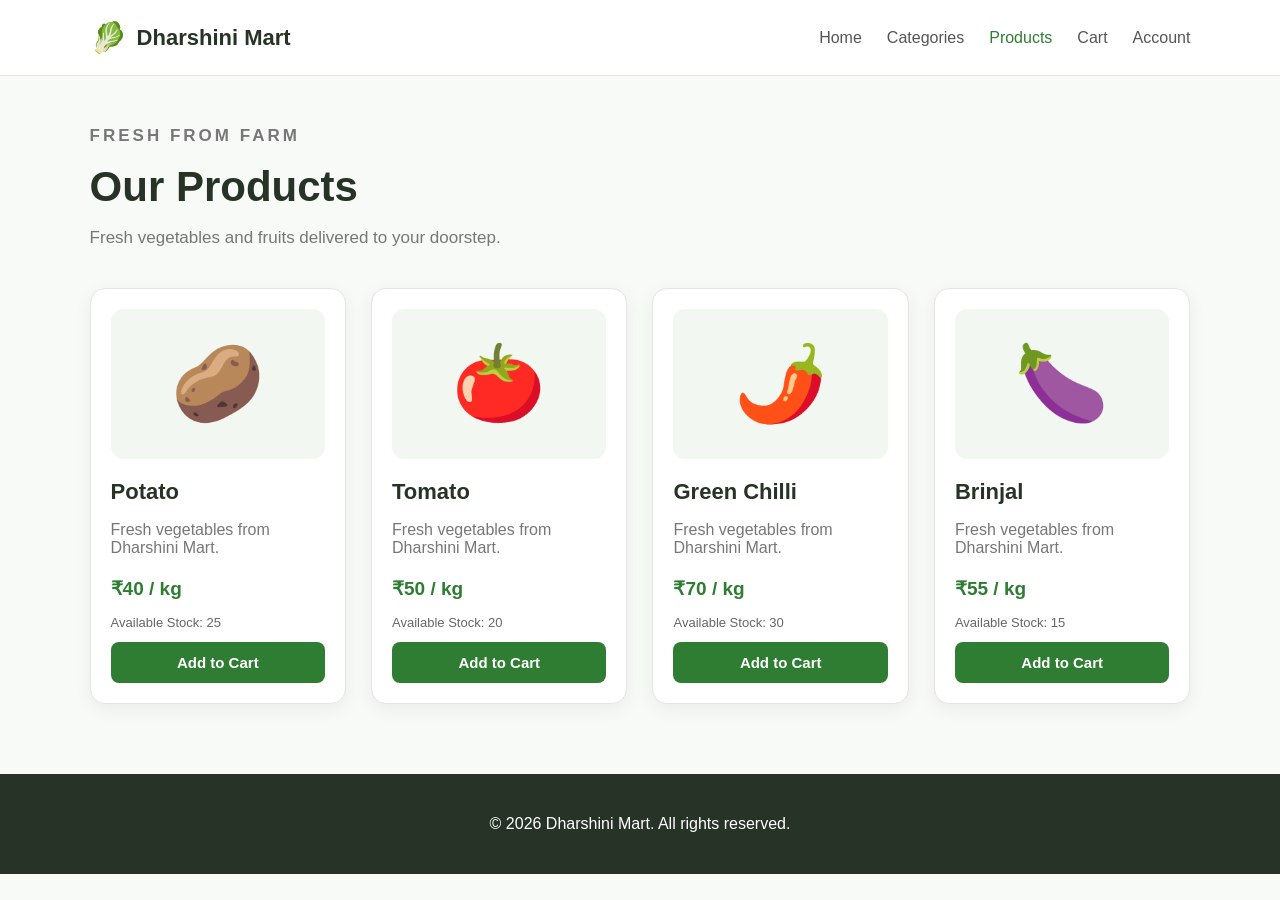
<file: products.html>
<!DOCTYPE html>
<html lang="en">

<head>
    <meta charset="UTF-8">

    <meta name="viewport"
          content="width=device-width, initial-scale=1.0">

    <title>Dharshini Mart | Products</title>

    <link rel="stylesheet" href="style.css">

    <style>

        body {
            margin: 0;
            font-family: Arial, sans-serif;
            background: #f7faf7;
            color: #263326;
        }

        /* NAVBAR */

        .navbar {
            display: flex;
            justify-content: space-between;
            align-items: center;

            padding: 20px 7%;

            background: white;
            border-bottom: 1px solid #e5e5e5;
        }

        .logo {
            display: flex;
            align-items: center;
            gap: 10px;
            font-size: 22px;
        }

        .logo span {
            font-size: 30px;
        }

        nav {
            display: flex;
            gap: 25px;
        }

        nav a {
            text-decoration: none;
            color: #555;
            font-weight: 500;
        }

        nav a:hover,
        nav a.active {
            color: #2f7d32;
        }


        /* PRODUCTS PAGE */

        .products-page {
            width: 86%;
            max-width: 1200px;
            margin: 50px auto;
        }

        .section-label {
            color: #6b8e23;
            font-size: 13px;
            font-weight: bold;
            letter-spacing: 3px;
        }

        .products-header h1 {
            font-size: 42px;
            margin: 10px 0;
        }

        .products-header p {
            color: #777;
            font-size: 17px;
        }


        /* PRODUCT GRID */

        .product-grid {
            display: grid;
            grid-template-columns: repeat(4, 1fr);
            gap: 25px;
            margin-top: 40px;
        }


        /* PRODUCT CARD */

        .product-card {
            background: white;

            border: 1px solid #e5e5e5;
            border-radius: 15px;

            padding: 20px;

            box-shadow:
                0 5px 18px rgba(0,0,0,0.06);

            transition: 0.3s;
        }

        .product-card:hover {
            transform: translateY(-5px);

            box-shadow:
                0 10px 25px rgba(0,0,0,0.10);
        }


        .product-image {
            height: 150px;

            display: flex;
            justify-content: center;
            align-items: center;

            background: #f2f8f1;

            border-radius: 12px;

            font-size: 75px;

            margin-bottom: 20px;
        }


        .product-card h2 {
            margin: 8px 0;
            font-size: 22px;
        }


        .product-card p {
            color: #777;
            min-height: 40px;
        }


        .product-card h3 {
            color: #2f7d32;

            font-size: 19px;

            margin: 15px 0;
        }


        /* STOCK */

        .stock-text {
            font-size: 13px;
            color: #666;
            margin-bottom: 12px;
        }

        .out-stock {
            color: #c62828;
            font-weight: bold;
        }


        /* BUTTON */

        .product-card button {
            width: 100%;

            padding: 12px;

            border: none;
            border-radius: 8px;

            background: #2f7d32;
            color: white;

            font-size: 15px;
            font-weight: bold;

            cursor: pointer;
        }

        .product-card button:hover {
            background: #246428;
        }


        .product-card button:disabled {
            background: #999;
            cursor: not-allowed;
        }


        /* EMPTY */

        .empty-products {
            grid-column: 1 / -1;

            text-align: center;

            padding: 60px 20px;

            background: white;

            border-radius: 15px;

            border: 1px solid #e5e5e5;

            color: #777;

            font-size: 18px;
        }


        /* FOOTER */

        footer {
            margin-top: 70px;

            padding: 25px;

            text-align: center;

            background: #263326;

            color: white;
        }


        /* MOBILE */

        @media (max-width: 900px) {

            .product-grid {
                grid-template-columns: repeat(2, 1fr);
            }

        }


        @media (max-width: 600px) {

            .navbar {
                flex-direction: column;
                gap: 15px;
            }

            nav {
                gap: 12px;
                flex-wrap: wrap;
                justify-content: center;
            }

            .products-header h1 {
                font-size: 32px;
            }

            .product-grid {
                grid-template-columns: 1fr;
            }

        }

    </style>

</head>


<body>


    <!-- NAVBAR -->

    <header class="navbar">

        <div class="logo">

            <span>🥬</span>

            <strong>
                Dharshini Mart
            </strong>

        </div>


        <nav>

            <a href="home.html">
                Home
            </a>

            <a href="categories.html">
                Categories
            </a>

            <a href="products.html"
               class="active">
                Products
            </a>

            <a href="cart.html">
                Cart
            </a>

            <a href="#">
                Account
            </a>

        </nav>

    </header>



    <!-- PRODUCTS -->

    <main class="products-page">


        <div class="products-header">

            <p class="section-label">
                FRESH FROM FARM
            </p>

            <h1>
                Our Products
            </h1>

            <p>
                Fresh vegetables and fruits delivered
                to your doorstep.
            </p>

        </div>



        <!-- PRODUCTS WILL LOAD HERE -->

        <section
            class="product-grid"
            id="productGrid"
        >

        </section>


    </main>



    <!-- FOOTER -->

    <footer>

        <p>
            © 2026 Dharshini Mart.
            All rights reserved.
        </p>

    </footer>



    <!-- JAVASCRIPT -->

    <script>


        /* =====================================
           LOAD PRODUCTS FROM ADMIN
        ====================================== */

        let products =
            JSON.parse(
                localStorage.getItem(
                    "adminProducts"
                )
            ) || [];



        /* =====================================
           DISPLAY PRODUCTS
        ====================================== */

        function displayProducts() {


            const productGrid =
                document.getElementById(
                    "productGrid"
                );


            productGrid.innerHTML = "";



            /* NO PRODUCTS */

            if (products.length === 0) {

                productGrid.innerHTML = `

                    <div class="empty-products">

                        No products available.

                    </div>

                `;

                return;

            }



            /* DISPLAY PRODUCTS */

            products.forEach(
                function(product) {


                    const stock =
                        Number(product.stock);


                    const outOfStock =
                        stock <= 0;



                    const card =
                        document.createElement(
                            "div"
                        );


                    card.className =
                        "product-card";



                    card.innerHTML = `

                        <div class="product-image">

                            ${product.emoji || "🥬"}

                        </div>


                        <h2>

                            ${product.name}

                        </h2>


                        <p>

                            Fresh
                            ${product.category.toLowerCase()}
                            from Dharshini Mart.

                        </p>


                        <h3>

                            ₹${product.price} / kg

                        </h3>


                        <div
                            class="stock-text
                            ${outOfStock
                                ? "out-stock"
                                : ""}"
                        >

                            ${
                                outOfStock
                                ? "Out of Stock"
                                : "Available Stock: " + stock
                            }

                        </div>


                        <button
                            ${
                                outOfStock
                                ? "disabled"
                                : ""
                            }

                            onclick="
                                addToCart(
                                    '${escapeProductName(product.name)}',
                                    ${product.price}
                                )
                            "
                        >

                            ${
                                outOfStock
                                ? "Out of Stock"
                                : "Add to Cart"
                            }

                        </button>

                    `;


                    productGrid.appendChild(
                        card
                    );

                }
            );

        }



        /* =====================================
           SAFE PRODUCT NAME
        ====================================== */

        function escapeProductName(name) {

            return name
                .replace(/\\/g, "\\\\")
                .replace(/'/g, "\\'");

        }



        /* =====================================
           ADD TO CART
        ====================================== */

        function addToCart(
            productName,
            price
        ) {


            let cart =
                JSON.parse(
                    localStorage.getItem(
                        "cart"
                    )
                ) || [];



            let existingProduct =
                cart.find(
                    item =>
                    item.name === productName
                );



            if (existingProduct) {

                existingProduct.quantity++;

            }

            else {

                cart.push({

                    name:
                        productName,

                    price:
                        Number(price),

                    quantity:
                        1

                });

            }



            localStorage.setItem(
                "cart",
                JSON.stringify(cart)
            );



            alert(
                productName +
                " added to cart!"
            );

        }



        /* =====================================
           LOAD
        ====================================== */

        displayProducts();


    </script>


</body>

</html>
</file>
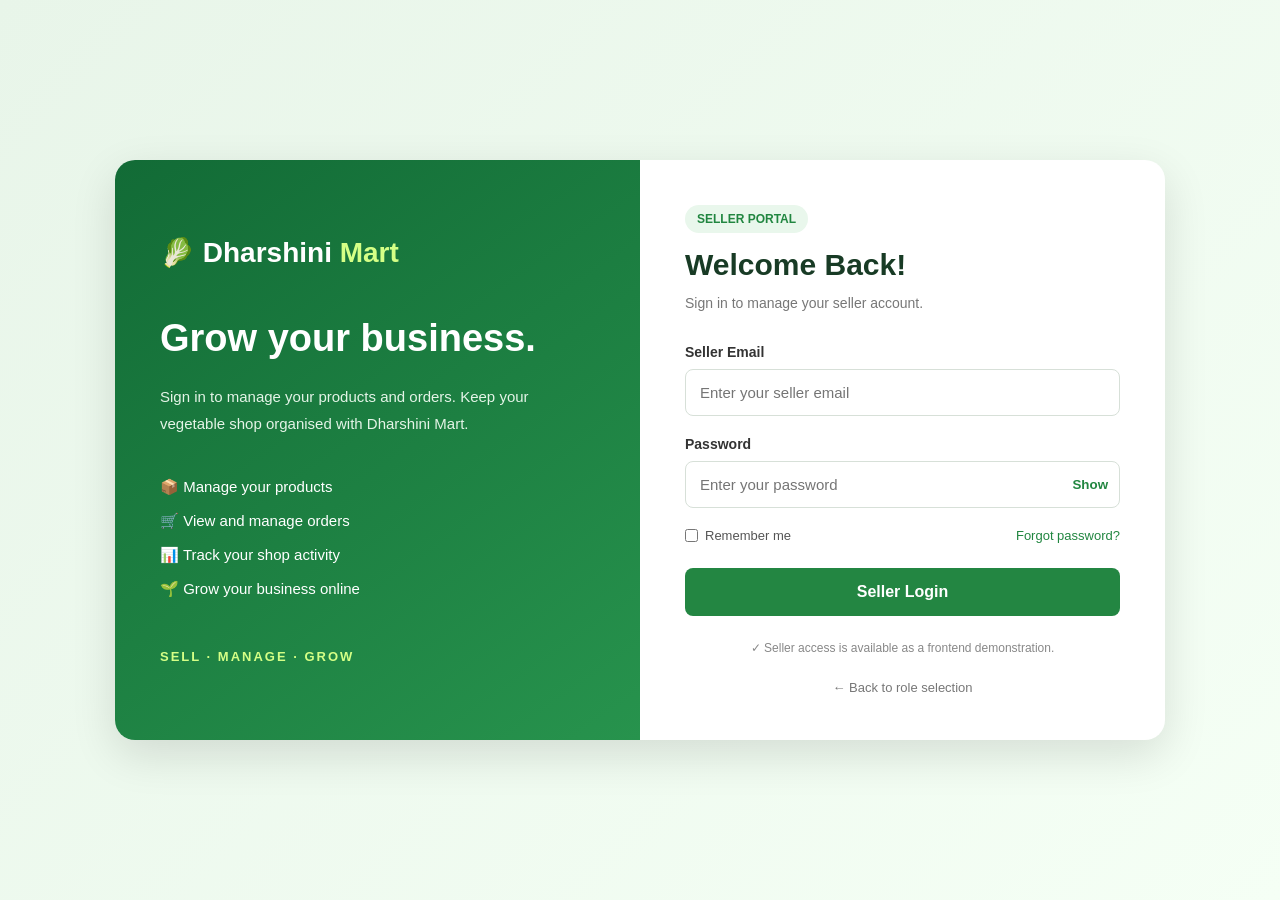
<file: seller-login.html>
<!DOCTYPE html>
<html lang="en">
<head>
    <meta charset="UTF-8">
    <meta name="viewport" content="width=device-width, initial-scale=1.0">
    <title>Seller Login | Dharshini Mart</title>

    <style>
        * {
            margin: 0;
            padding: 0;
            box-sizing: border-box;
            font-family: Arial, Helvetica, sans-serif;
        }

        body {
            min-height: 100vh;
            background: linear-gradient(135deg, #e8f5e9, #f5fff5);
            display: flex;
            justify-content: center;
            align-items: center;
            padding: 20px;
        }

        .seller-wrapper {
            width: 100%;
            max-width: 1050px;
            min-height: 570px;
            display: grid;
            grid-template-columns: 1fr 1fr;
            background: #fff;
            border-radius: 20px;
            overflow: hidden;
            box-shadow: 0 15px 45px rgba(0, 0, 0, 0.12);
        }

        .seller-intro {
            padding: 45px;
            background: linear-gradient(145deg, #126b36, #27934d);
            color: #fff;
            display: flex;
            flex-direction: column;
            justify-content: center;
        }

        .brand {
            font-size: 28px;
            font-weight: bold;
            margin-bottom: 45px;
        }

        .brand span {
            color: #d5ff86;
        }

        .seller-intro h1 {
            font-size: 38px;
            line-height: 1.3;
            margin-bottom: 20px;
        }

        .seller-intro p {
            font-size: 15px;
            line-height: 1.8;
            color: #e4f4e7;
            margin-bottom: 25px;
        }

        .seller-points {
            list-style: none;
        }

        .seller-points li {
            margin: 16px 0;
            font-size: 15px;
        }

        .seller-tagline {
            margin-top: 35px;
            font-size: 13px;
            font-weight: bold;
            letter-spacing: 2px;
            color: #d5ff86;
        }

        .seller-box {
            padding: 45px;
            display: flex;
            flex-direction: column;
            justify-content: center;
        }

        .portal-label {
            display: inline-block;
            padding: 7px 12px;
            margin-bottom: 15px;
            border-radius: 20px;
            background: #e9f7ec;
            color: #218640;
            font-size: 12px;
            font-weight: bold;
        }

        .seller-heading {
            margin-bottom: 28px;
        }

        .seller-heading h2 {
            font-size: 30px;
            color: #183b25;
            margin-bottom: 10px;
        }

        .seller-heading p {
            color: #777;
            font-size: 14px;
            line-height: 1.7;
        }

        .form-group {
            margin-bottom: 20px;
        }

        .form-group label {
            display: block;
            margin-bottom: 9px;
            font-size: 14px;
            font-weight: bold;
            color: #333;
        }

        .form-group input {
            width: 100%;
            padding: 14px;
            border: 1px solid #d7e0d8;
            border-radius: 8px;
            font-size: 15px;
            outline: none;
        }

        .form-group input:focus {
            border-color: #238642;
            box-shadow: 0 0 0 3px rgba(35, 134, 66, 0.1);
        }

        .password-wrapper {
            position: relative;
        }

        .password-wrapper input {
            padding-right: 70px;
        }

        .toggle-password {
            position: absolute;
            right: 12px;
            top: 50%;
            transform: translateY(-50%);
            border: none;
            background: transparent;
            color: #218640;
            font-weight: bold;
            cursor: pointer;
        }

        .form-options {
            display: flex;
            justify-content: space-between;
            align-items: center;
            gap: 10px;
            margin-bottom: 25px;
            font-size: 13px;
        }

        .remember {
            display: flex;
            align-items: center;
            gap: 7px;
            color: #555;
        }

        .remember input {
            accent-color: #238642;
        }

        .forgot-button {
            border: none;
            background: transparent;
            color: #218640;
            cursor: pointer;
            font-size: 13px;
        }

        .seller-login-button {
            width: 100%;
            padding: 15px;
            background: #238642;
            color: white;
            border: none;
            border-radius: 8px;
            font-size: 16px;
            font-weight: bold;
            cursor: pointer;
            transition: 0.2s;
        }

        .seller-login-button:hover {
            background: #176b32;
        }

        .message {
            display: none;
            padding: 12px;
            margin-bottom: 18px;
            border-radius: 8px;
            font-size: 13px;
            line-height: 1.6;
            overflow-wrap: anywhere;
        }

        .message.error {
            display: block;
            color: #a32121;
            background: #fff0f0;
            border: 1px solid #ffd0d0;
        }

        .message.success {
            display: block;
            color: #176b32;
            background: #effaf0;
            border: 1px solid #c9ebce;
        }

        .seller-note {
            text-align: center;
            margin-top: 22px;
            font-size: 12px;
            line-height: 1.7;
            color: #888;
        }

        .back-link {
            display: block;
            text-align: center;
            margin-top: 22px;
            color: #777;
            text-decoration: none;
            font-size: 13px;
        }

        .back-link:hover {
            color: #218640;
        }

        @media (max-width: 700px) {
            .seller-wrapper {
                grid-template-columns: 1fr;
                max-width: 450px;
            }

            .seller-intro {
                padding: 30px;
            }

            .brand {
                margin-bottom: 25px;
            }

            .seller-intro h1 {
                font-size: 29px;
            }

            .seller-points,
            .seller-tagline {
                display: none;
            }

            .seller-box {
                padding: 30px 24px;
            }
        }
    </style>
</head>

<body>

    <main class="seller-wrapper">

        <section class="seller-intro">
            <div class="brand">🥬 Dharshini <span>Mart</span></div>

            <h1>Grow your business.</h1>

            <p>
                Sign in to manage your products and orders.
                Keep your vegetable shop organised with Dharshini Mart.
            </p>

            <ul class="seller-points">
                <li>📦 Manage your products</li>
                <li>🛒 View and manage orders</li>
                <li>📊 Track your shop activity</li>
                <li>🌱 Grow your business online</li>
            </ul>

            <div class="seller-tagline">
                SELL · MANAGE · GROW
            </div>
        </section>

        <section class="seller-box">

            <div class="seller-heading">
                <div class="portal-label">SELLER PORTAL</div>
                <h2>Welcome Back!</h2>
                <p>Sign in to manage your seller account.</p>
            </div>

            <div id="sellerMessage" class="message" role="status"></div>

            <form id="sellerLoginForm">

                <div class="form-group">
                    <label for="sellerEmail">Seller Email</label>
                    <input
                        type="email"
                        id="sellerEmail"
                        placeholder="Enter your seller email"
                        autocomplete="email"
                        required
                    >
                </div>

                <div class="form-group">
                    <label for="sellerPassword">Password</label>

                    <div class="password-wrapper">
                        <input
                            type="password"
                            id="sellerPassword"
                            placeholder="Enter your password"
                            autocomplete="current-password"
                            required
                        >

                        <button
                            type="button"
                            class="toggle-password"
                            id="toggleSellerPassword"
                        >Show</button>
                    </div>
                </div>

                <div class="form-options">
                    <label class="remember">
                        <input type="checkbox" id="rememberSeller">
                        Remember me
                    </label>

                    <button
                        type="button"
                        class="forgot-button"
                        id="forgotSellerPassword"
                    >Forgot password?</button>
                </div>

                <button type="submit" class="seller-login-button">
                    Seller Login
                </button>

            </form>

            <p class="seller-note">
                ✓ Seller access is available as a frontend demonstration.
            </p>

            <a href="index.html" class="back-link">
                ← Back to role selection
            </a>

        </section>

    </main>

    <script>
        const sellerForm = document.getElementById("sellerLoginForm");
        const sellerEmail = document.getElementById("sellerEmail");
        const sellerPassword = document.getElementById("sellerPassword");
        const sellerMessage = document.getElementById("sellerMessage");

        function showSellerMessage(text, type) {
            sellerMessage.textContent = text;
            sellerMessage.className = "message " + type;
        }

        // Show / hide password
        document.getElementById("toggleSellerPassword").addEventListener(
            "click",
            function () {
                const isHidden = sellerPassword.type === "password";

                sellerPassword.type = isHidden ? "text" : "password";
                this.textContent = isHidden ? "Hide" : "Show";
            }
        );

        // Restore remembered email
        const rememberedEmail = localStorage.getItem("rememberedSellerEmail");

        if (rememberedEmail) {
            sellerEmail.value = rememberedEmail;
            document.getElementById("rememberSeller").checked = true;
        }

        // Seller demo login
        sellerForm.addEventListener("submit", function (event) {
            event.preventDefault();

            const email = sellerEmail.value.trim();
            const password = sellerPassword.value;

            if (!email || !password) {
                showSellerMessage(
                    "Please enter your seller email and password.",
                    "error"
                );
                return;
            }

            if (document.getElementById("rememberSeller").checked) {
                localStorage.setItem("rememberedSellerEmail", email);
            } else {
                localStorage.removeItem("rememberedSellerEmail");
            }

            // Frontend demonstration only. Credentials are not verified.
            localStorage.setItem("sellerUser", JSON.stringify({
                email: email,
                role: "seller"
            }));

            showSellerMessage(
                "Seller login successful! Opening dashboard...",
                "success"
            );

            setTimeout(function () {
                // Existing dashboard file in your project
                window.location.href = "admin-dashboard.html";
            }, 700);
        });

        // Forgot password placeholder
        document.getElementById("forgotSellerPassword").addEventListener(
            "click",
            function () {
                showSellerMessage(
                    "Password recovery is not connected yet. Please contact the administrator.",
                    "error"
                );
            }
        );
    </script>

</body>
</html>
</file>
<file: style.css>
/* ================================
   ADMIN LOGIN PAGE
   ================================ */

.login-page {
    min-height: 100vh;
    display: grid;
    grid-template-columns: 1fr 1fr;
    background: #f7f3e8;
}

.login-card {
    background: #fffdf7;
    padding: 55px;
    display: flex;
    flex-direction: column;
    justify-content: center;
    max-width: 650px;
    width: 100%;
    margin: auto;
}

.login-brand {
    display: flex;
    align-items: center;
    gap: 12px;
    margin-bottom: 45px;
}

.brand-icon {
    font-size: 32px;
}

.login-brand h2 {
    margin: 0;
    color: #183c2b;
    font-size: 24px;
}

.login-label {
    color: #b58a3a;
    font-size: 13px;
    font-weight: bold;
    letter-spacing: 3px;
    margin-bottom: 10px;
}

.login-card h1 {
    color: #183c2b;
    font-size: 48px;
    margin: 0 0 10px;
}

.login-description {
    color: #68736c;
    margin-bottom: 35px;
    font-size: 16px;
}

.form-group {
    margin-bottom: 22px;
}

.form-group label {
    display: block;
    color: #26382e;
    font-weight: 600;
    margin-bottom: 9px;
}

.password-heading {
    display: flex;
    justify-content: space-between;
    align-items: center;
}

.password-heading a {
    color: #92702f;
    text-decoration: none;
    font-size: 14px;
}

.form-group input {
    width: 100%;
    box-sizing: border-box;
    padding: 15px 16px;
    border: 1px solid #d8d4c8;
    border-radius: 12px;
    background: #fffef9;
    font-size: 15px;
    outline: none;
}

.form-group input:focus {
    border-color: #3d7654;
    box-shadow: 0 0 0 3px rgba(61, 118, 84, 0.12);
}

.password-box {
    position: relative;
}

.password-box input {
    padding-right: 75px;
}

.password-box button {
    position: absolute;
    right: 10px;
    top: 50%;
    transform: translateY(-50%);
    border: none;
    background: transparent;
    color: #3d7654;
    font-weight: 600;
    cursor: pointer;
}

.remember-option {
    display: flex;
    align-items: center;
    gap: 8px;
    color: #68736c;
    margin-bottom: 25px;
}

.remember-option input {
    accent-color: #286344;
}

.login-button {
    width: 100%;
    padding: 16px;
    border: none;
    border-radius: 12px;
    background: #286344;
    color: white;
    font-size: 16px;
    font-weight: bold;
    cursor: pointer;
}

.login-button:hover {
    background: #1d4d33;
}

.admin-button {
    background: #183c2b;
}

.login-message {
    min-height: 20px;
    margin: 18px 0;
    color: #286344;
    font-weight: 600;
}

.back-link {
    color: #3d7654;
    text-decoration: none;
    margin-top: 15px;
}

.admin-info {
    background: #183c2b;
    color: #fffdf7;
    padding: 70px;
    display: flex;
    flex-direction: column;
    justify-content: center;
}

.admin-small-text {
    color: #d5b66a;
    letter-spacing: 3px;
    font-size: 13px;
    font-weight: bold;
}

.admin-info h2 {
    font-size: 46px;
    line-height: 1.1;
    margin: 15px 0;
}

.admin-info > p:not(.admin-small-text) {
    color: #d9e1da;
    line-height: 1.7;
    max-width: 500px;
}

.admin-features {
    display: grid;
    gap: 15px;
    margin-top: 30px;
}

.admin-features div {
    display: flex;
    align-items: center;
    gap: 14px;
    background: rgba(255, 255, 255, 0.08);
    padding: 14px 18px;
    border-radius: 12px;
    max-width: 360px;
}

.admin-features span {
    font-size: 22px;
}

.admin-features p {
    margin: 0;
}


/* Mobile responsive */

@media (max-width: 800px) {

    .login-page {
        grid-template-columns: 1fr;
    }

    .login-card {
        padding: 35px 25px;
        max-width: none;
    }

    .login-card h1 {
        font-size: 38px;
    }

    .admin-info {
        padding: 45px 25px;
    }

    .admin-info h2 {
        font-size: 36px;
    }
}
</file>
